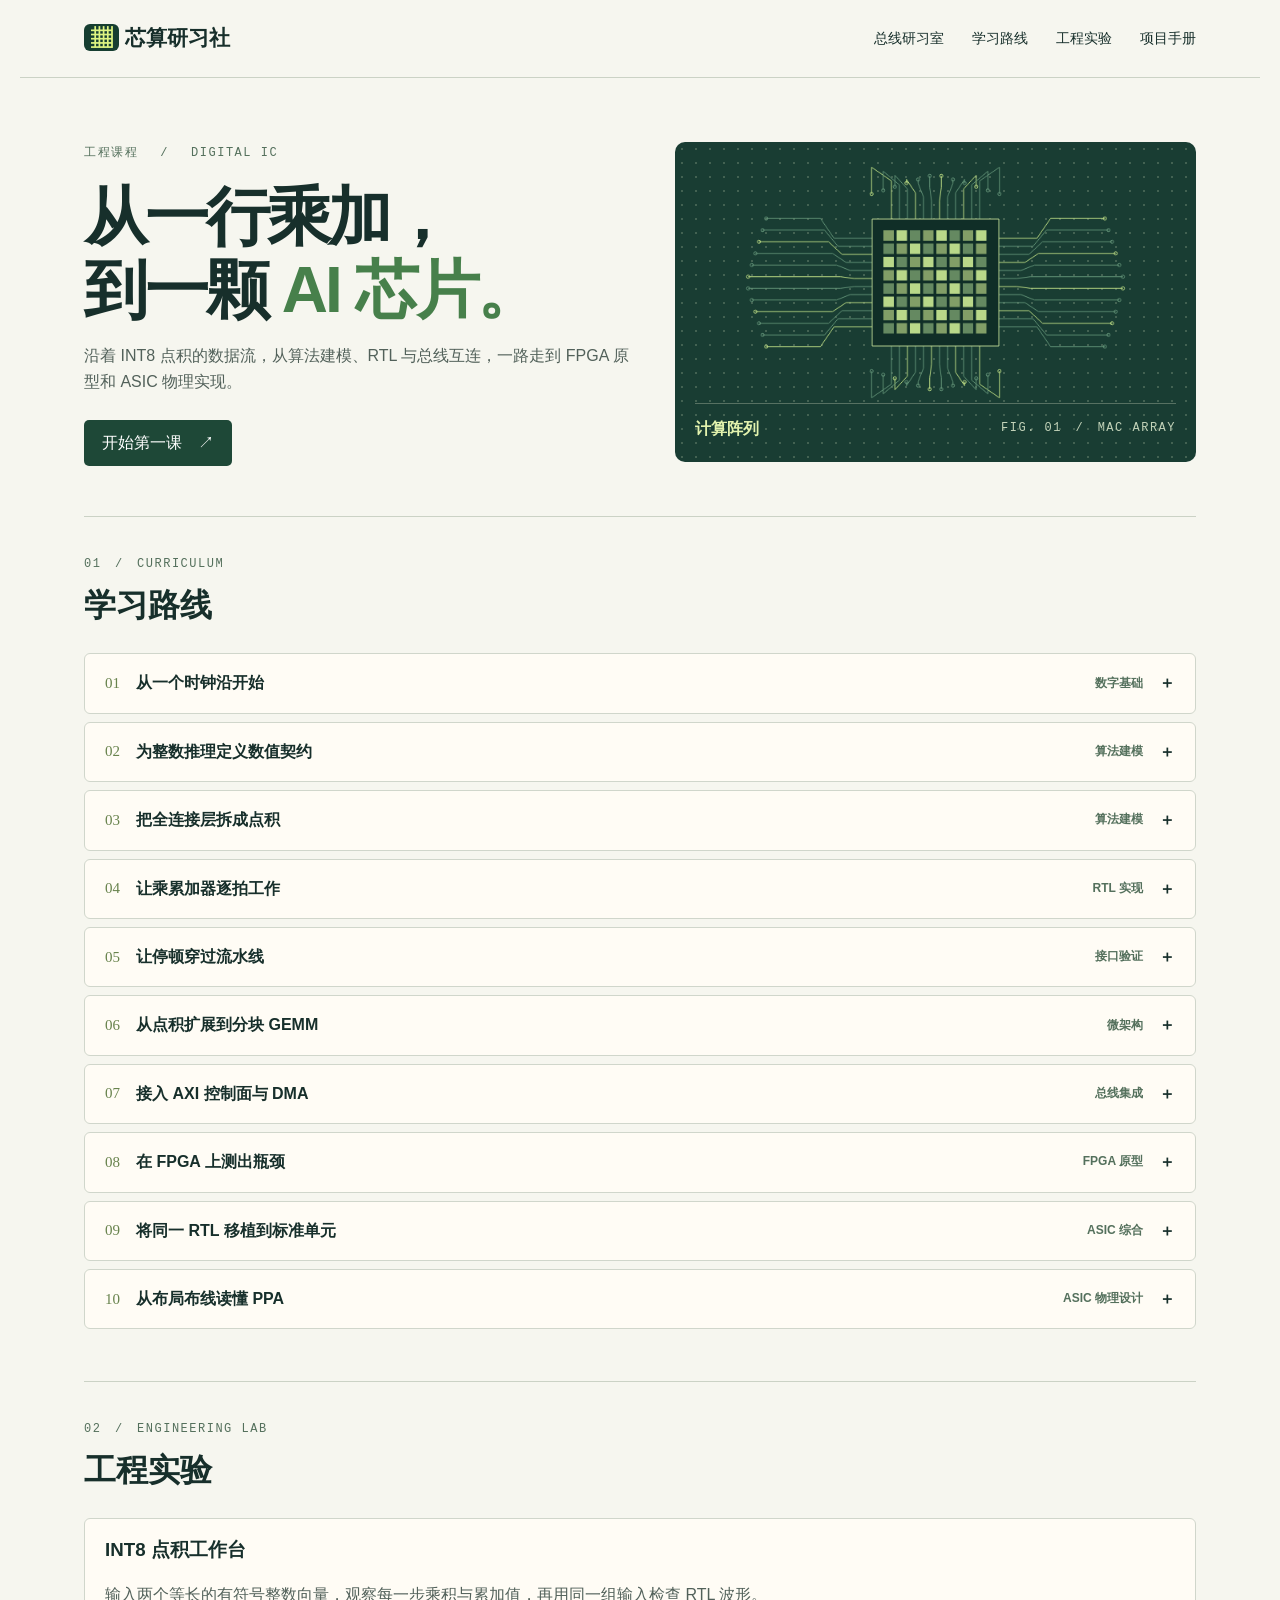
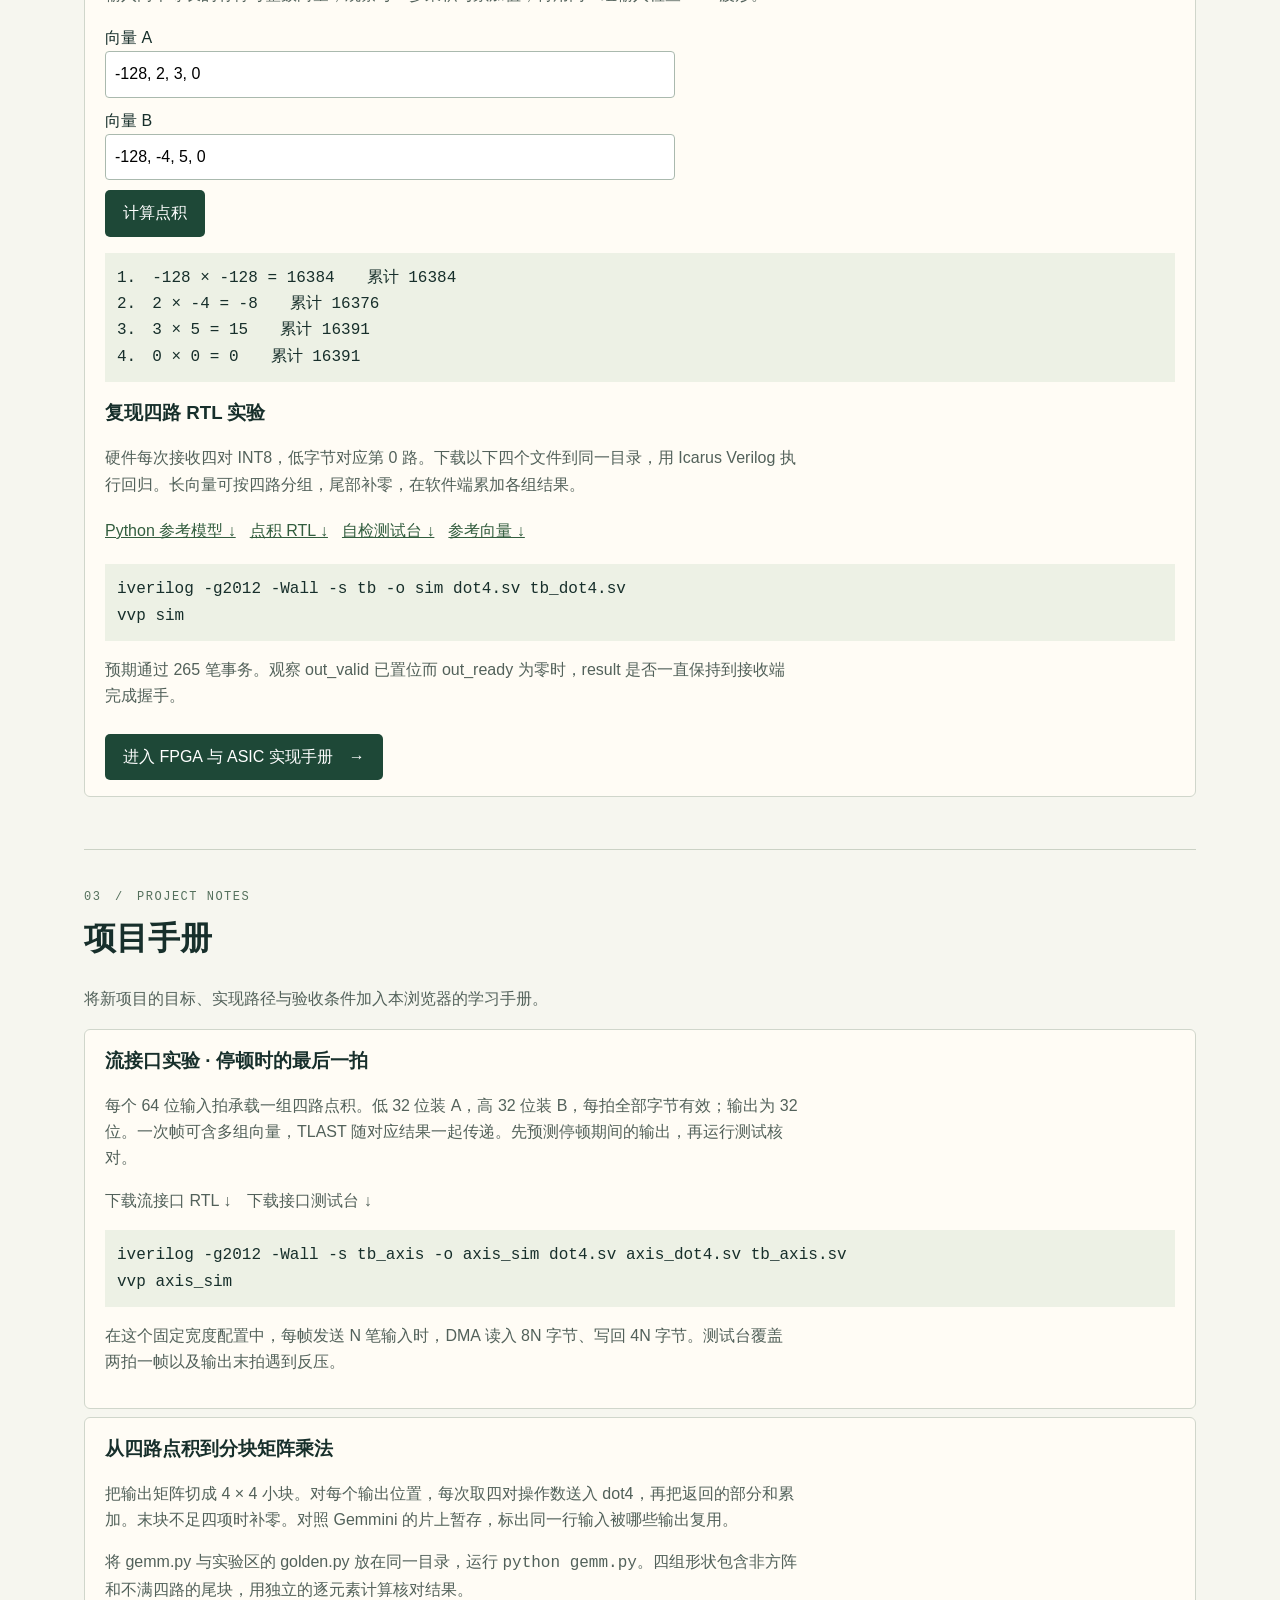
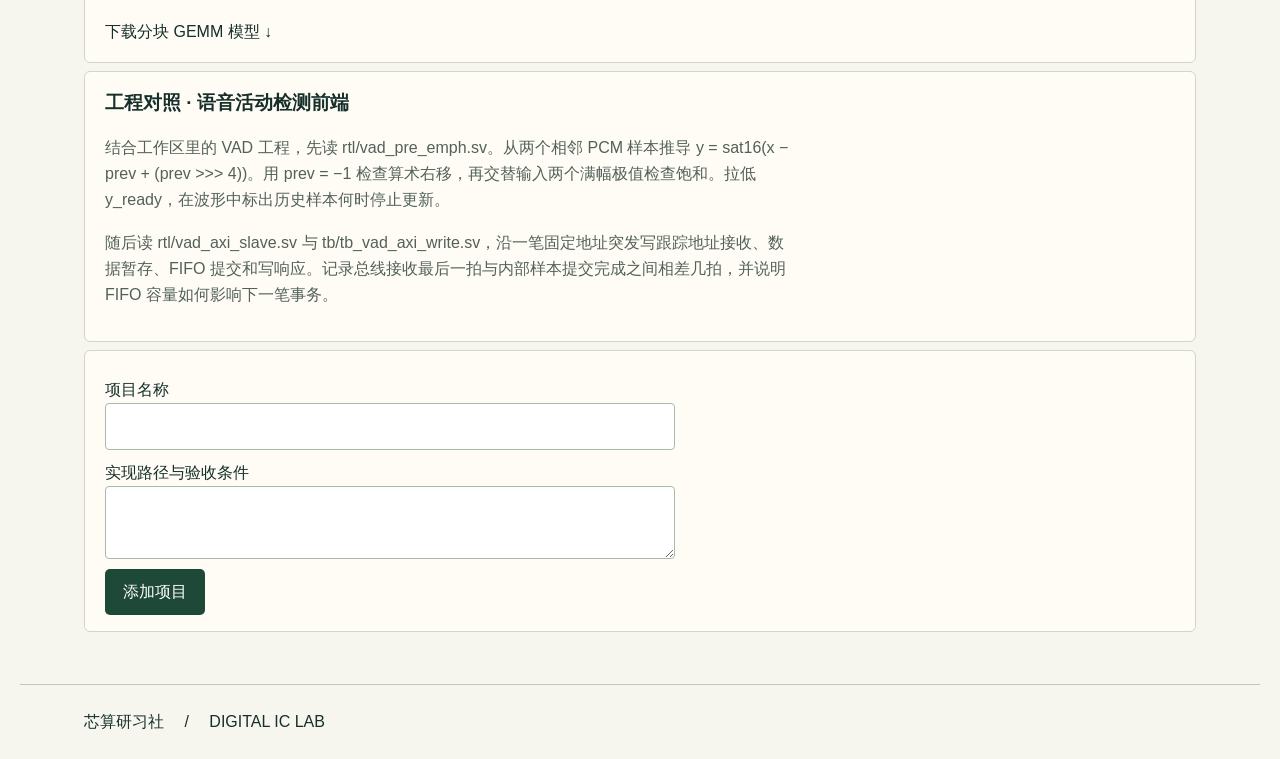
<file: index.html>
<!doctype html><html lang="zh-CN"><meta charset="utf-8"><meta name="viewport" content="width=device-width,initial-scale=1"><title>芯算研习社 · AI 加速器工程课程</title><link rel="stylesheet" href="style.css"><header><a class="brand" href="#"><b>▦</b> 芯算研习社</a><nav><a href="bus-course/index.html">总线研习室</a><a href="#road">学习路线</a><a href="#lab">工程实验</a><a href="#projects">项目手册</a></nav></header><main><section class="hero"><div><small>工程课程　 /　 DIGITAL IC</small><h1>从一行乘加，<br>到一颗<span> AI 芯片。</span></h1><p>沿着 INT8 点积的数据流，从算法建模、RTL 与总线互连，一路走到 FPGA 原型和 ASIC 物理实现。</p><a class="cta" href="#lesson-1">开始第一课　↗</a></div><figure><canvas id="chip" width="600" height="300" aria-label="运算阵列及输入输出布线示意"></canvas><figcaption><strong>计算阵列</strong> <i>FIG. 01　/　MAC ARRAY</i></figcaption></figure></section><section id="road"><small>01　/　CURRICULUM</small><h2>学习路线</h2><div id="list"></div></section><section id="lab"><small>02　/　ENGINEERING LAB</small><h2>工程实验</h2><article><h3>INT8 点积工作台</h3><p>输入两个等长的有符号整数向量，观察每一步乘积与累加值，再用同一组输入检查 RTL 波形。</p><label>向量 A<input id="a" value="-128, 2, 3, 0"></label><label>向量 B<input id="b" value="-128, -4, 5, 0"></label><button id="run">计算点积</button><pre id="trace" aria-live="polite"></pre><h3>复现四路 RTL 实验</h3><p>硬件每次接收四对 INT8，低字节对应第 0 路。下载以下四个文件到同一目录，用 Icarus Verilog 执行回归。长向量可按四路分组，尾部补零，在软件端累加各组结果。</p><div id="downloads"><a download href="labs/golden.py">Python 参考模型 ↓</a><a download href="labs/dot4.sv">点积 RTL ↓</a><a download href="labs/tb_dot4.sv">自检测试台 ↓</a><a download href="labs/vectors.hex">参考向量 ↓</a></div><pre>iverilog -g2012 -Wall -s tb -o sim dot4.sv tb_dot4.sv
vvp sim</pre><p>预期通过 265 笔事务。观察 out_valid 已置位而 out_ready 为零时，result 是否一直保持到接收端完成握手。</p><a class="cta" href="flow/guide.html">进入 FPGA 与 ASIC 实现手册　→</a></article></section><section id="projects"><small>03　/　PROJECT NOTES</small><h2>项目手册</h2><p>将新项目的目标、实现路径与验收条件加入本浏览器的学习手册。</p><article><h3>流接口实验 · 停顿时的最后一拍</h3><p>每个 64 位输入拍承载一组四路点积。低 32 位装 A，高 32 位装 B，每拍全部字节有效；输出为 32 位。一次帧可含多组向量，TLAST 随对应结果一起传递。先预测停顿期间的输出，再运行测试核对。</p><p><a download href="labs/axis_dot4.sv">下载流接口 RTL ↓</a>　<a download href="labs/tb_axis.sv">下载接口测试台 ↓</a></p><pre>iverilog -g2012 -Wall -s tb_axis -o axis_sim dot4.sv axis_dot4.sv tb_axis.sv
vvp axis_sim</pre><p>在这个固定宽度配置中，每帧发送 N 笔输入时，DMA 读入 8N 字节、写回 4N 字节。测试台覆盖两拍一帧以及输出末拍遇到反压。</p></article><article><h3>从四路点积到分块矩阵乘法</h3><p>把输出矩阵切成 4 × 4 小块。对每个输出位置，每次取四对操作数送入 dot4，再把返回的部分和累加。末块不足四项时补零。对照 Gemmini 的片上暂存，标出同一行输入被哪些输出复用。</p><p>将 gemm.py 与实验区的 golden.py 放在同一目录，运行 <code>python gemm.py</code>。四组形状包含非方阵和不满四路的尾块，用独立的逐元素计算核对结果。</p><a download href="labs/gemm.py">下载分块 GEMM 模型 ↓</a></article><article><h3>工程对照 · 语音活动检测前端</h3><p>结合工作区里的 VAD 工程，先读 rtl/vad_pre_emph.sv。从两个相邻 PCM 样本推导 y = sat16(x − prev + (prev &gt;&gt;&gt; 4))。用 prev = −1 检查算术右移，再交替输入两个满幅极值检查饱和。拉低 y_ready，在波形中标出历史样本何时停止更新。</p><p>随后读 rtl/vad_axi_slave.sv 与 tb/tb_vad_axi_write.sv，沿一笔固定地址突发写跟踪地址接收、数据暂存、FIFO 提交和写响应。记录总线接收最后一拍与内部样本提交完成之间相差几拍，并说明 FIFO 容量如何影响下一笔事务。</p></article><form id="form"><label>项目名称<input name="name" required maxlength="100"></label><label>实现路径与验收条件<textarea name="notes" required maxlength="4000"></textarea></label><button>添加项目</button></form><div id="notes"></div></section></main><footer>芯算研习社　 /　 DIGITAL IC LAB</footer><script src="curriculum.js"></script><script src="app.js"></script></html>
</file>
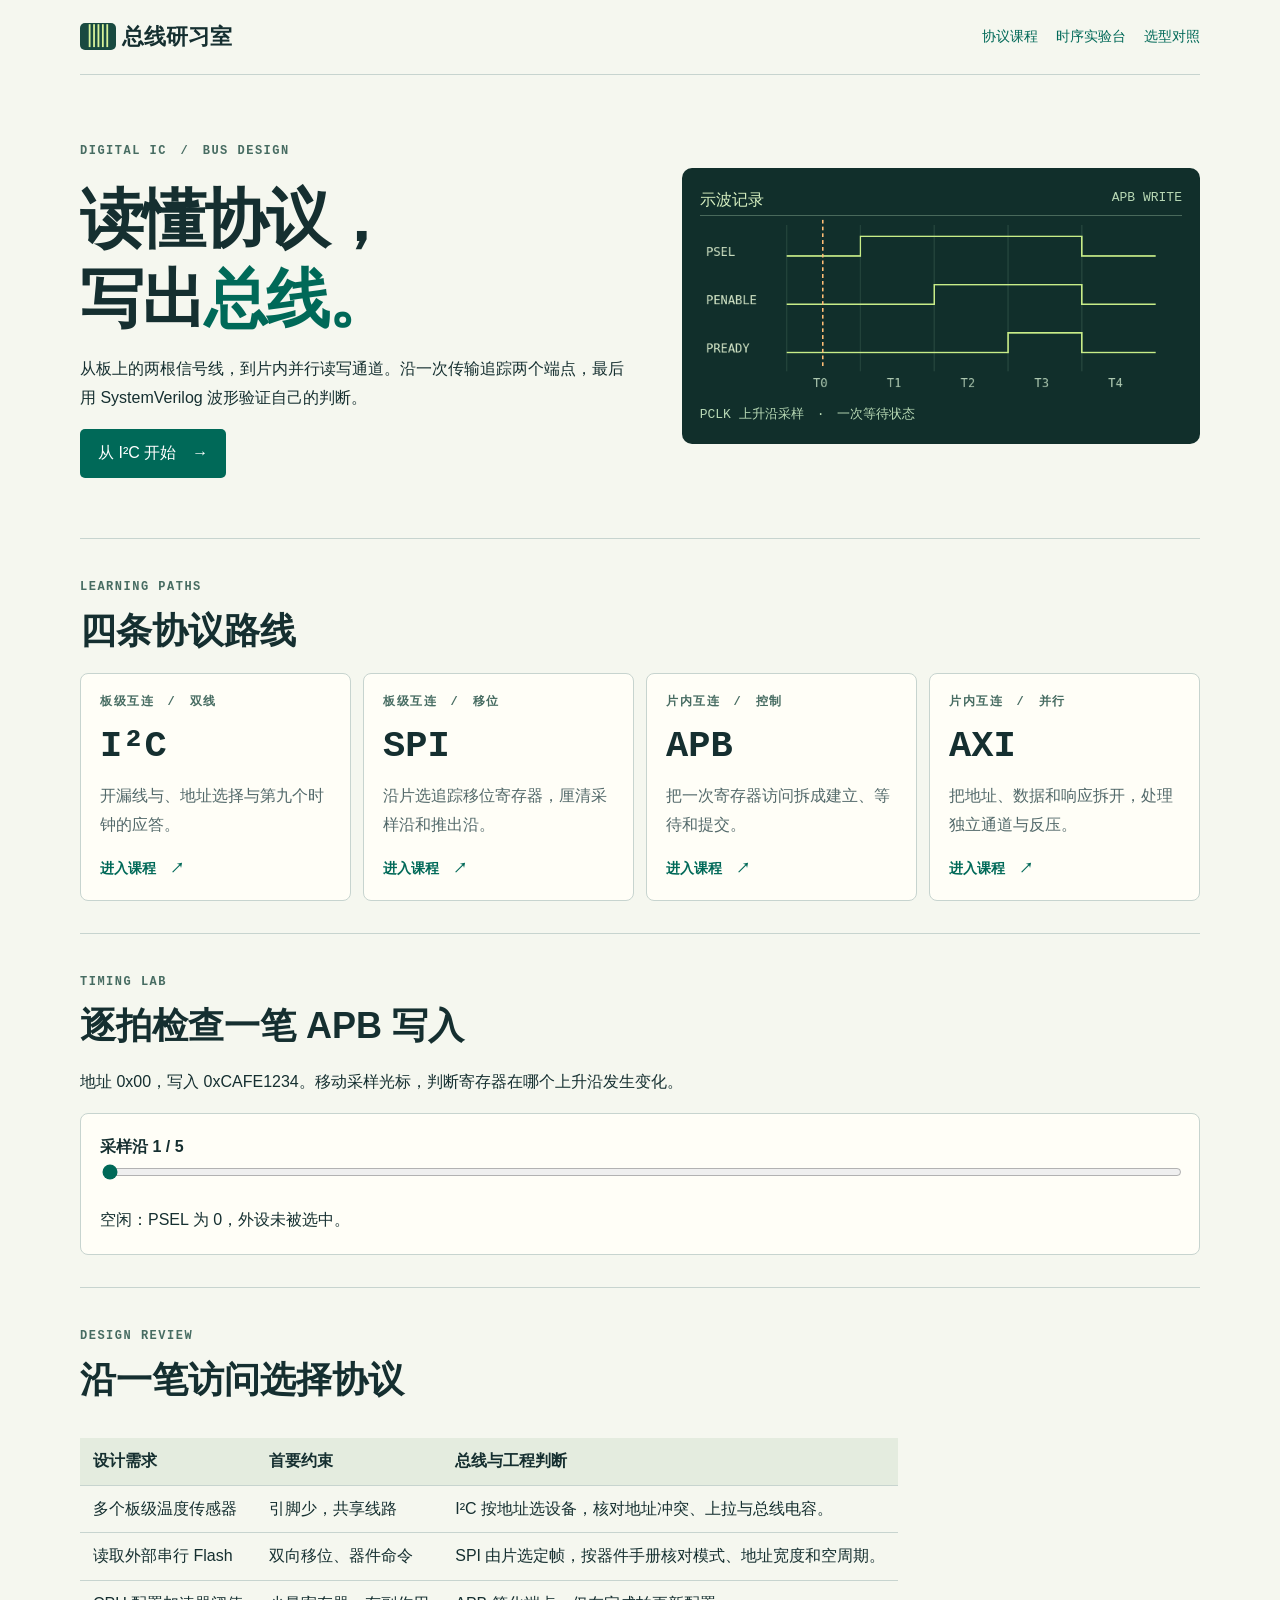
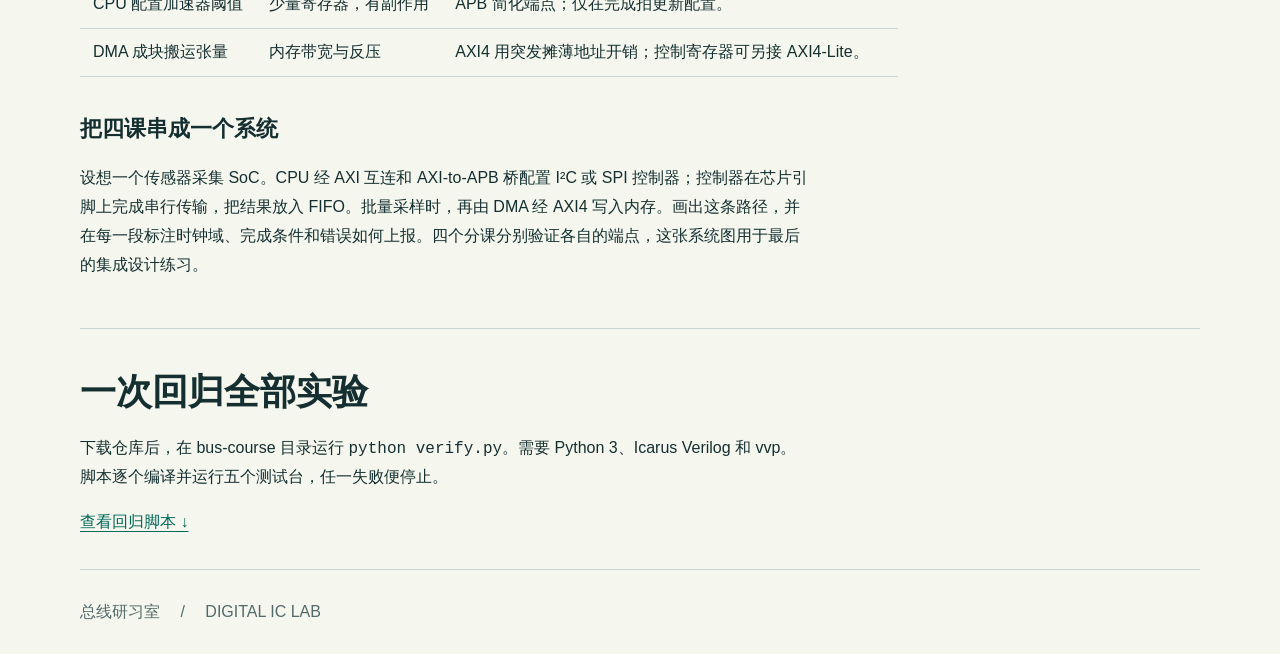
<file: bus-course/index.html>
<!doctype html><html lang="zh-CN"><head><meta charset="utf-8"><meta name="viewport" content="width=device-width,initial-scale=1"><title>总线研习室 · 数字 IC 设计</title><link rel="stylesheet" href="style.css"></head><body class="home"><header><a class="brand" href="index.html"><b>▥</b> 总线研习室</a><nav><a href="#paths">协议课程</a><a href="#scope">时序实验台</a><a href="#compare">选型对照</a></nav></header><main><section class="hero"><div><small>DIGITAL IC　/　BUS DESIGN</small><h1>读懂协议，<br>写出<span>总线。</span></h1><p>从板上的两根信号线，到片内并行读写通道。沿一次传输追踪两个端点，最后用 SystemVerilog 波形验证自己的判断。</p><a class="primary" href="i2c/lesson.html">从 I²C 开始　→</a></div><figure class="signal"><figcaption>示波记录　<span>APB WRITE</span></figcaption><canvas id="wave" width="640" height="248" aria-label="APB 写操作从建立到等待再到提交的时序"></canvas><div class="caption">PCLK 上升沿采样　·　一次等待状态</div></figure></section>
<section id="paths"><small>LEARNING PATHS</small><h2>四条协议路线</h2><div class="cards">
<a href="i2c/lesson.html"><small>板级互连　/　双线</small><h3>I²C</h3><p>开漏线与、地址选择与第九个时钟的应答。</p><strong>进入课程　↗</strong></a>
<a href="spi/lesson.html"><small>板级互连　/　移位</small><h3>SPI</h3><p>沿片选追踪移位寄存器，厘清采样沿和推出沿。</p><strong>进入课程　↗</strong></a>
<a href="apb/lesson.html"><small>片内互连　/　控制</small><h3>APB</h3><p>把一次寄存器访问拆成建立、等待和提交。</p><strong>进入课程　↗</strong></a>
<a href="axi/lesson.html"><small>片内互连　/　并行</small><h3>AXI</h3><p>把地址、数据和响应拆开，处理独立通道与反压。</p><strong>进入课程　↗</strong></a>
</div></section><section id="scope"><small>TIMING LAB</small><h2>逐拍检查一笔 APB 写入</h2><p>地址 0x00，写入 0xCAFE1234。移动采样光标，判断寄存器在哪个上升沿发生变化。</p><div class="scope"><label for="cycle">采样沿 <output id="tick">1 / 5</output></label><input id="cycle" type="range" min="0" max="4" value="0"><p id="state" aria-live="polite"></p></div></section>
<section id="compare"><small>DESIGN REVIEW</small><h2>沿一笔访问选择协议</h2><div class="tablewrap"><table><thead><tr><th>设计需求</th><th>首要约束</th><th>总线与工程判断</th></tr></thead><tbody><tr><td>多个板级温度传感器</td><td>引脚少，共享线路</td><td>I²C 按地址选设备，核对地址冲突、上拉与总线电容。</td></tr><tr><td>读取外部串行 Flash</td><td>双向移位、器件命令</td><td>SPI 由片选定帧，按器件手册核对模式、地址宽度和空周期。</td></tr><tr><td>CPU 配置加速器阈值</td><td>少量寄存器，有副作用</td><td>APB 简化端点；仅在完成拍更新配置。</td></tr><tr><td>DMA 成块搬运张量</td><td>内存带宽与反压</td><td>AXI4 用突发摊薄地址开销；控制寄存器可另接 AXI4-Lite。</td></tr></tbody></table></div><h3>把四课串成一个系统</h3><p>设想一个传感器采集 SoC。CPU 经 AXI 互连和 AXI-to-APB 桥配置 I²C 或 SPI 控制器；控制器在芯片引脚上完成串行传输，把结果放入 FIFO。批量采样时，再由 DMA 经 AXI4 写入内存。画出这条路径，并在每一段标注时钟域、完成条件和错误如何上报。四个分课分别验证各自的端点，这张系统图用于最后的集成设计练习。</p></section><section><h2>一次回归全部实验</h2><p>下载仓库后，在 bus-course 目录运行 <code>python verify.py</code>。需要 Python 3、Icarus Verilog 和 vvp。脚本逐个编译并运行五个测试台，任一失败便停止。</p><a download href="verify.py">查看回归脚本 ↓</a></section></main><footer>总线研习室　 /　 DIGITAL IC LAB</footer><script src="scope.js"></script></body></html>
</file>
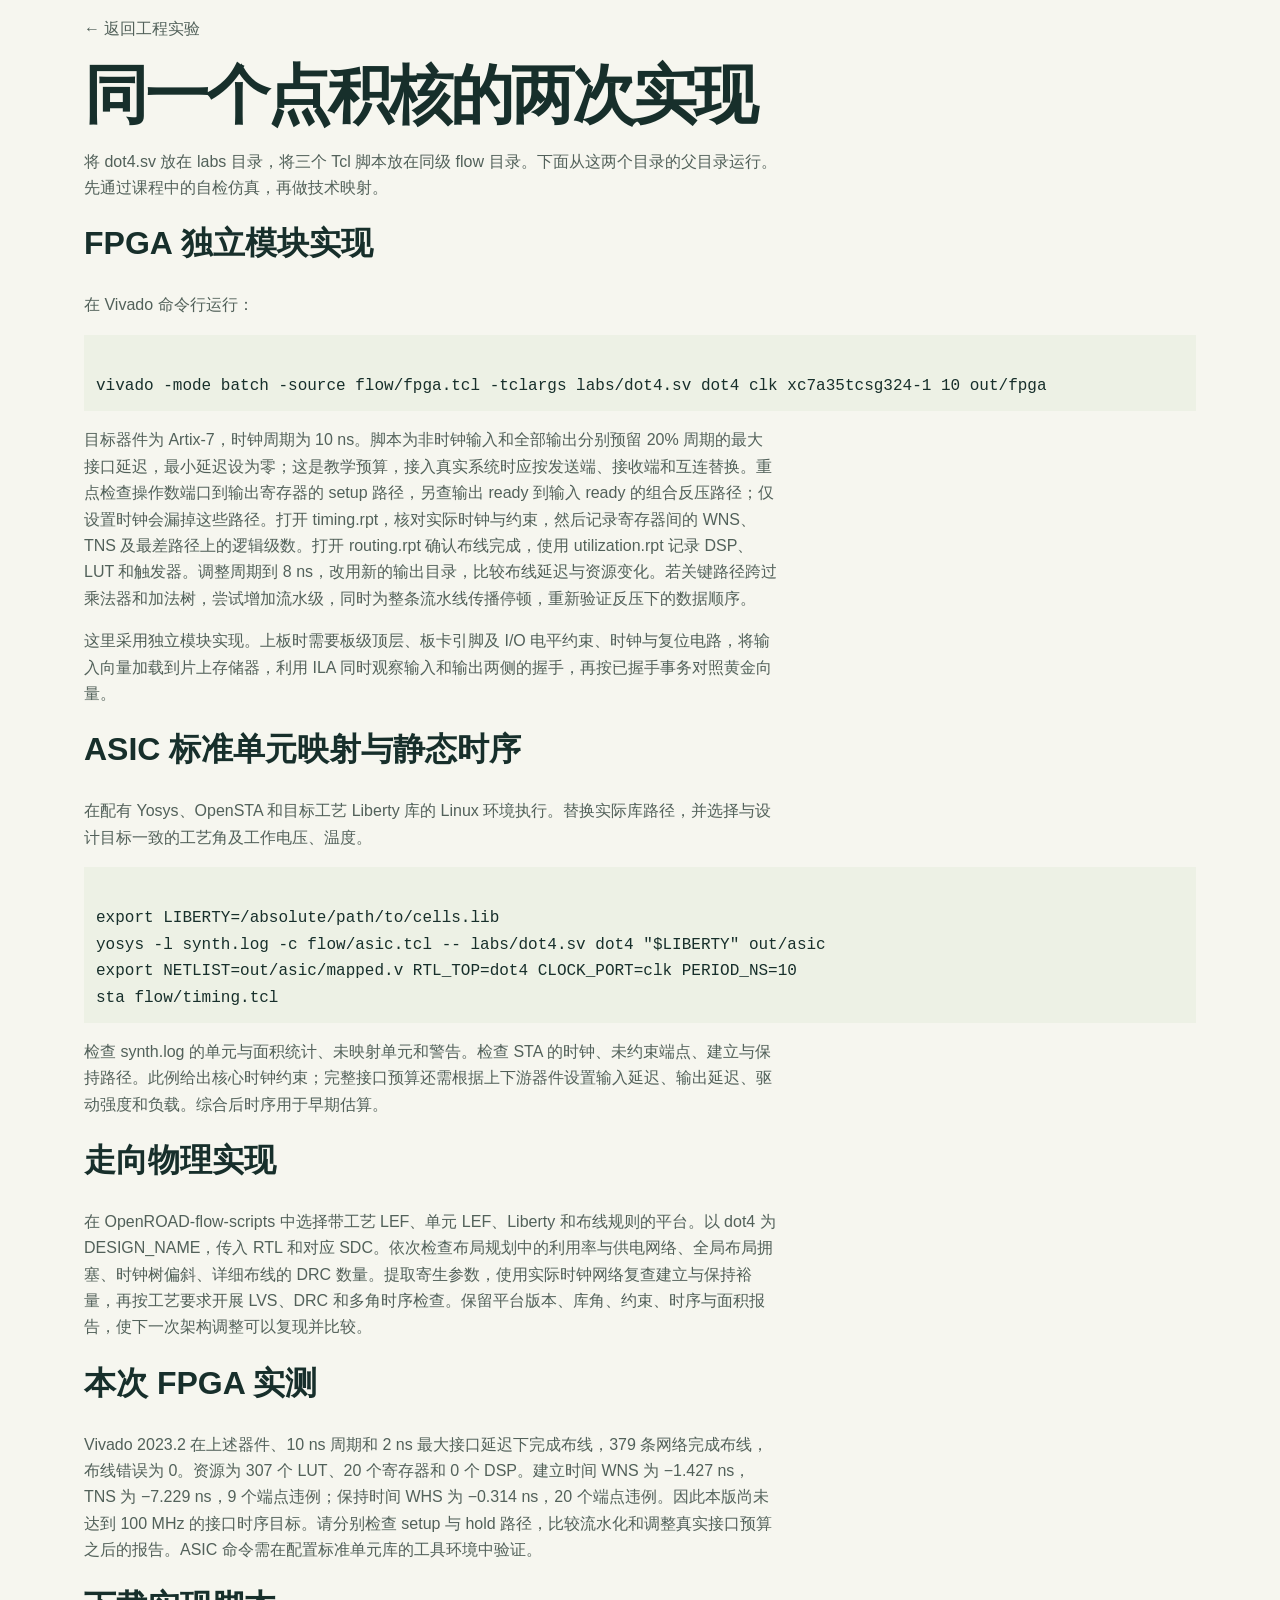
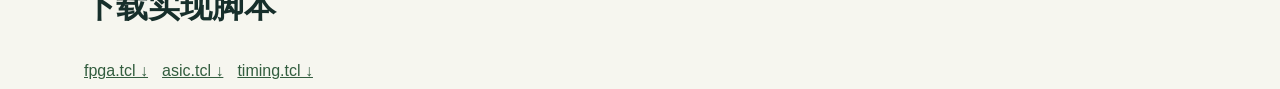
<file: flow/guide.html>
<!doctype html><html lang="zh-CN"><meta charset="utf-8"><meta name="viewport" content="width=device-width,initial-scale=1"><title>点积核实现手册 · 芯算研习社</title><link rel="stylesheet" href="../style.css"><main><p><a href="../index.html#lab">← 返回工程实验</a></p>

<h1>同一个点积核的两次实现</h1>
<p>将 dot4.sv 放在 labs 目录，将三个 Tcl 脚本放在同级 flow 目录。下面从这两个目录的父目录运行。先通过课程中的自检仿真，再做技术映射。</p>
<h2>FPGA 独立模块实现</h2>
<p>在 Vivado 命令行运行：</p>
<pre><code>
vivado -mode batch -source flow/fpga.tcl -tclargs labs/dot4.sv dot4 clk xc7a35tcsg324-1 10 out/fpga
</code></pre>
<p>目标器件为 Artix-7，时钟周期为 10 ns。脚本为非时钟输入和全部输出分别预留 20% 周期的最大接口延迟，最小延迟设为零；这是教学预算，接入真实系统时应按发送端、接收端和互连替换。重点检查操作数端口到输出寄存器的 setup 路径，另查输出 ready 到输入 ready 的组合反压路径；仅设置时钟会漏掉这些路径。打开 timing.rpt，核对实际时钟与约束，然后记录寄存器间的 WNS、TNS 及最差路径上的逻辑级数。打开 routing.rpt 确认布线完成，使用 utilization.rpt 记录 DSP、LUT 和触发器。调整周期到 8 ns，改用新的输出目录，比较布线延迟与资源变化。若关键路径跨过乘法器和加法树，尝试增加流水级，同时为整条流水线传播停顿，重新验证反压下的数据顺序。</p>
<p>这里采用独立模块实现。上板时需要板级顶层、板卡引脚及 I/O 电平约束、时钟与复位电路，将输入向量加载到片上存储器，利用 ILA 同时观察输入和输出两侧的握手，再按已握手事务对照黄金向量。</p>
<h2>ASIC 标准单元映射与静态时序</h2>
<p>在配有 Yosys、OpenSTA 和目标工艺 Liberty 库的 Linux 环境执行。替换实际库路径，并选择与设计目标一致的工艺角及工作电压、温度。</p>
<pre><code>
export LIBERTY=/absolute/path/to/cells.lib
yosys -l synth.log -c flow/asic.tcl -- labs/dot4.sv dot4 &quot;$LIBERTY&quot; out/asic
export NETLIST=out/asic/mapped.v RTL_TOP=dot4 CLOCK_PORT=clk PERIOD_NS=10
sta flow/timing.tcl
</code></pre>
<p>检查 synth.log 的单元与面积统计、未映射单元和警告。检查 STA 的时钟、未约束端点、建立与保持路径。此例给出核心时钟约束；完整接口预算还需根据上下游器件设置输入延迟、输出延迟、驱动强度和负载。综合后时序用于早期估算。</p>
<h2>走向物理实现</h2>
<p>在 OpenROAD-flow-scripts 中选择带工艺 LEF、单元 LEF、Liberty 和布线规则的平台。以 dot4 为 DESIGN_NAME，传入 RTL 和对应 SDC。依次检查布局规划中的利用率与供电网络、全局布局拥塞、时钟树偏斜、详细布线的 DRC 数量。提取寄生参数，使用实际时钟网络复查建立与保持裕量，再按工艺要求开展 LVS、DRC 和多角时序检查。保留平台版本、库角、约束、时序与面积报告，使下一次架构调整可以复现并比较。</p>
<h2>本次 FPGA 实测</h2>
<p>Vivado 2023.2 在上述器件、10 ns 周期和 2 ns 最大接口延迟下完成布线，379 条网络完成布线，布线错误为 0。资源为 307 个 LUT、20 个寄存器和 0 个 DSP。建立时间 WNS 为 −1.427 ns，TNS 为 −7.229 ns，9 个端点违例；保持时间 WHS 为 −0.314 ns，20 个端点违例。因此本版尚未达到 100 MHz 的接口时序目标。请分别检查 setup 与 hold 路径，比较流水化和调整真实接口预算之后的报告。ASIC 命令需在配置标准单元库的工具环境中验证。</p>
<h2>下载实现脚本</h2><div id="downloads"><a download href="fpga.tcl">fpga.tcl ↓</a><a download href="asic.tcl">asic.tcl ↓</a><a download href="timing.tcl">timing.tcl ↓</a></div></main></html>
</file>
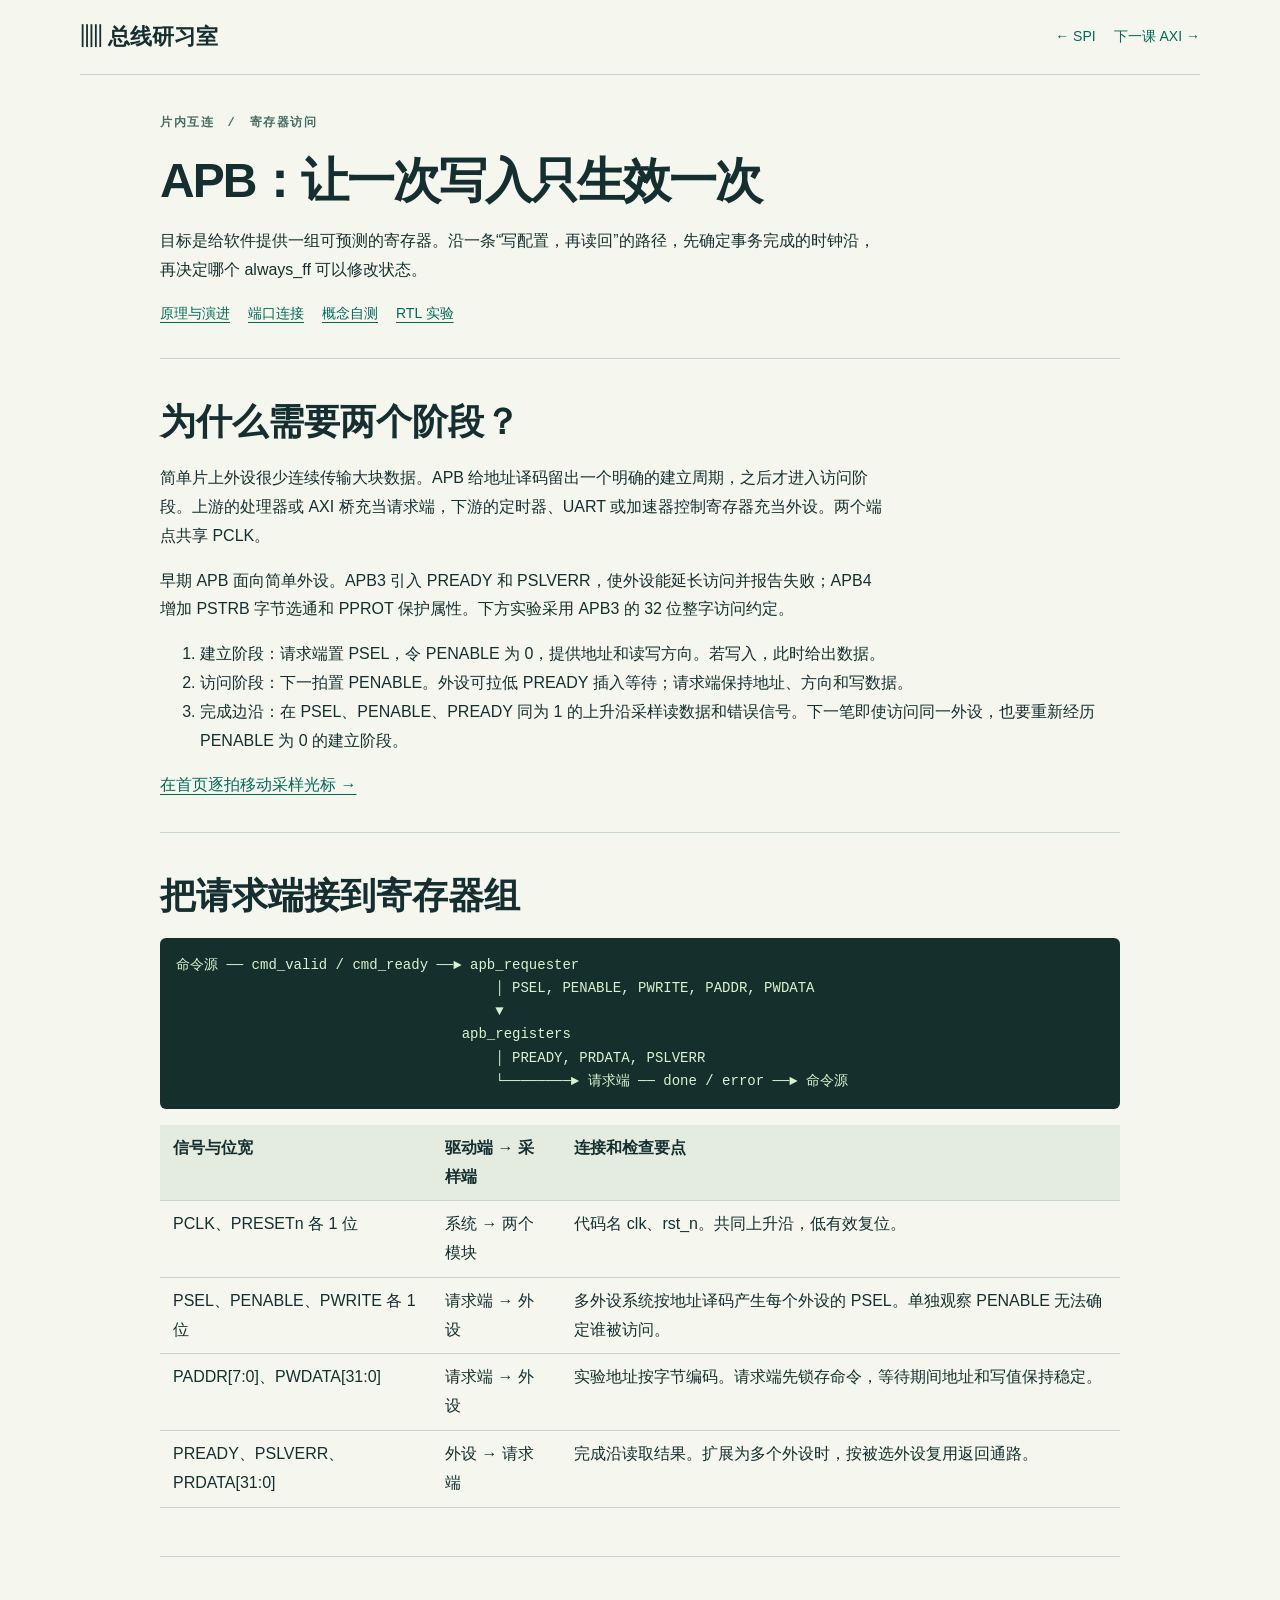
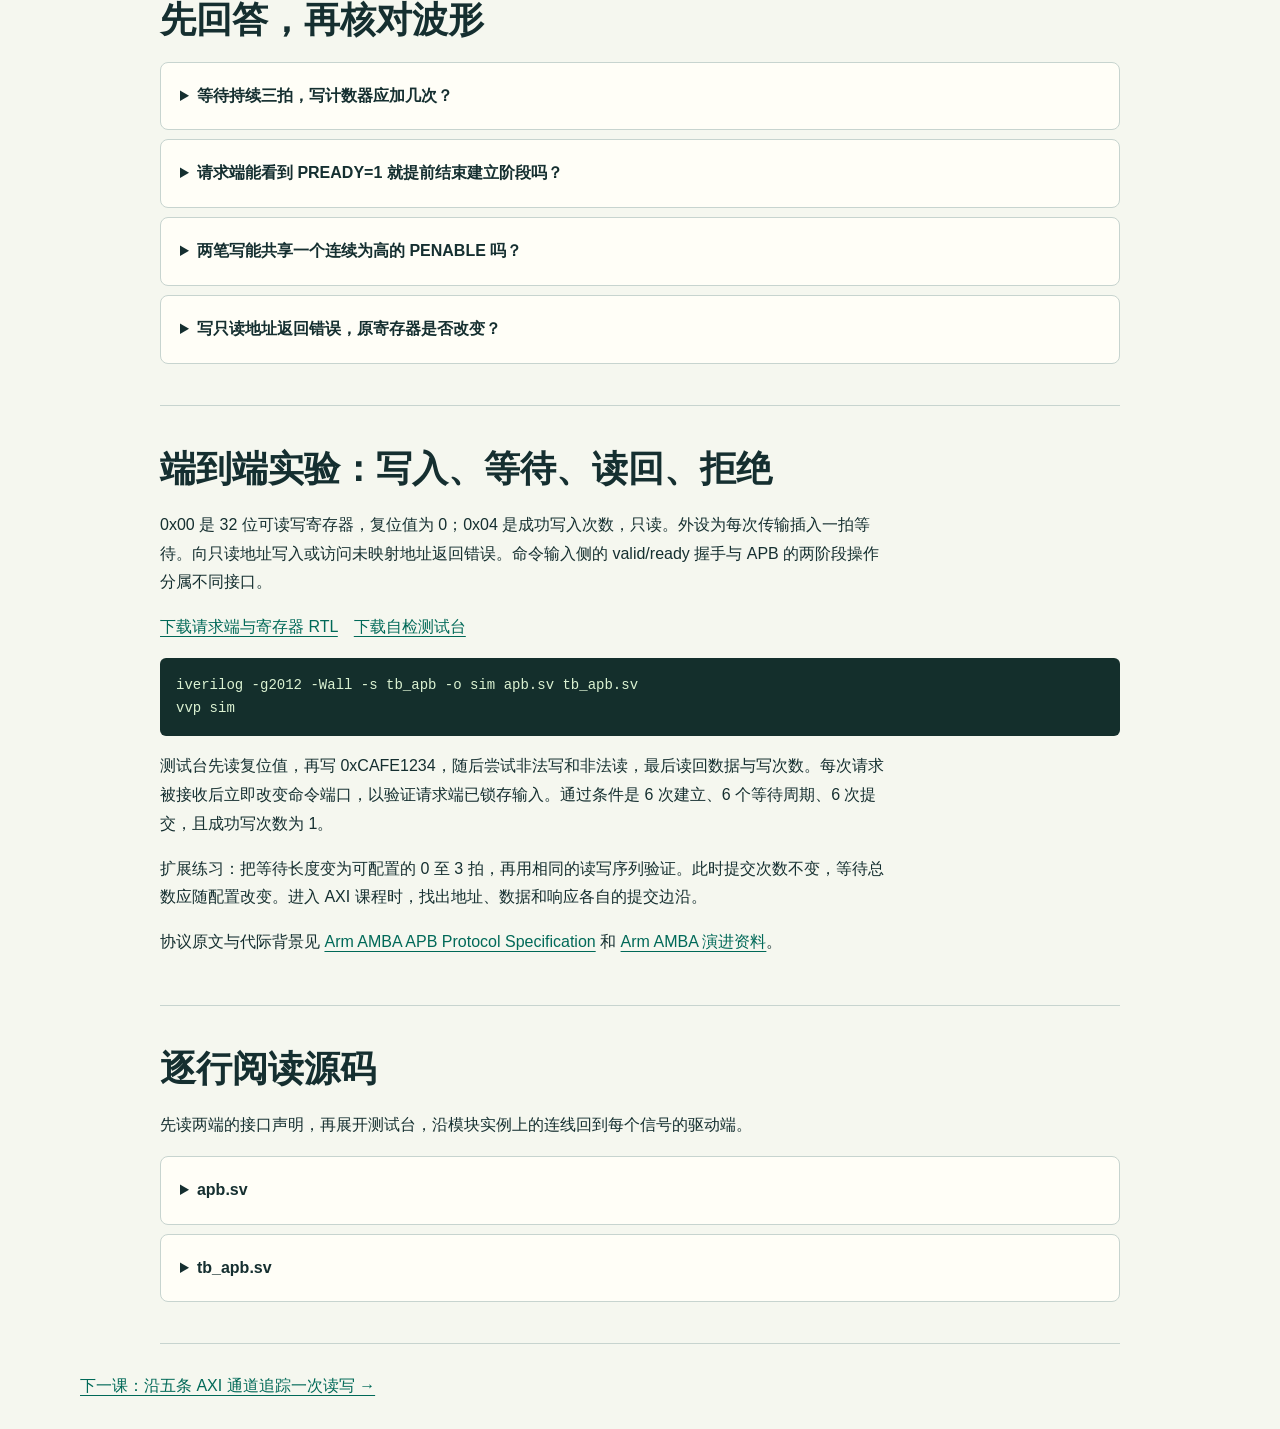
<file: bus-course/apb/lesson.html>
<!doctype html><html lang="zh-CN"><head><meta charset="utf-8"><meta name="viewport" content="width=device-width,initial-scale=1"><title>APB · 总线研习室</title><link rel="stylesheet" href="../style.css"></head><body><header><a class="brand" href="../index.html">▥ 总线研习室</a><nav><a href="../spi/lesson.html">← SPI</a><a href="../axi/lesson.html">下一课 AXI →</a></nav></header><main><section><small>片内互连　/　寄存器访问</small><h1>APB：让一次写入只生效一次</h1><p>目标是给软件提供一组可预测的寄存器。沿一条“写配置，再读回”的路径，先确定事务完成的时钟沿，再决定哪个 always_ff 可以修改状态。</p><nav><a href="#evolution">原理与演进</a><a href="#ports">端口连接</a><a href="#questions">概念自测</a><a href="#lab">RTL 实验</a></nav></section>
<section id="evolution"><h2>为什么需要两个阶段？</h2><p>简单片上外设很少连续传输大块数据。APB 给地址译码留出一个明确的建立周期，之后才进入访问阶段。上游的处理器或 AXI 桥充当请求端，下游的定时器、UART 或加速器控制寄存器充当外设。两个端点共享 PCLK。</p><p>早期 APB 面向简单外设。APB3 引入 PREADY 和 PSLVERR，使外设能延长访问并报告失败；APB4 增加 PSTRB 字节选通和 PPROT 保护属性。下方实验采用 APB3 的 32 位整字访问约定。</p>
<ol><li>建立阶段：请求端置 PSEL，令 PENABLE 为 0，提供地址和读写方向。若写入，此时给出数据。</li><li>访问阶段：下一拍置 PENABLE。外设可拉低 PREADY 插入等待；请求端保持地址、方向和写数据。</li><li>完成边沿：在 PSEL、PENABLE、PREADY 同为 1 的上升沿采样读数据和错误信号。下一笔即使访问同一外设，也要重新经历 PENABLE 为 0 的建立阶段。</li></ol><a href="../index.html#scope">在首页逐拍移动采样光标 →</a></section>
<section id="ports"><h2>把请求端接到寄存器组</h2><pre>命令源 ── cmd_valid / cmd_ready ──► apb_requester
                                      │ PSEL, PENABLE, PWRITE, PADDR, PWDATA
                                      ▼
                                  apb_registers
                                      │ PREADY, PRDATA, PSLVERR
                                      └────────► 请求端 ── done / error ──► 命令源</pre><table><thead><tr><th>信号与位宽</th><th>驱动端 → 采样端</th><th>连接和检查要点</th></tr></thead><tbody><tr><td>PCLK、PRESETn 各 1 位</td><td>系统 → 两个模块</td><td>代码名 clk、rst_n。共同上升沿，低有效复位。</td></tr><tr><td>PSEL、PENABLE、PWRITE 各 1 位</td><td>请求端 → 外设</td><td>多外设系统按地址译码产生每个外设的 PSEL。单独观察 PENABLE 无法确定谁被访问。</td></tr><tr><td>PADDR[7:0]、PWDATA[31:0]</td><td>请求端 → 外设</td><td>实验地址按字节编码。请求端先锁存命令，等待期间地址和写值保持稳定。</td></tr><tr><td>PREADY、PSLVERR、PRDATA[31:0]</td><td>外设 → 请求端</td><td>完成沿读取结果。扩展为多个外设时，按被选外设复用返回通路。</td></tr></tbody></table></section>
<section id="questions"><h2>先回答，再核对波形</h2><details><summary>等待持续三拍，写计数器应加几次？</summary><p>成功完成时加一次。若用 PSEL &amp;&amp; PWRITE 作写使能，建立和等待阶段都会错误触发写入。</p></details><details><summary>请求端能看到 PREADY=1 就提前结束建立阶段吗？</summary><p>建立阶段固定占一拍。PREADY 只在双方进入访问阶段后参与完成判定。零等待传输也至少有建立和访问两个时钟周期。</p></details><details><summary>两笔写能共享一个连续为高的 PENABLE 吗？</summary><p>连续访问同一设备可让 PSEL 保持高，但两个访问阶段之间需要一个新的建立阶段。本实验请求端还回到 IDLE 接收下一条命令。</p></details><details><summary>写只读地址返回错误，原寄存器是否改变？</summary><p>本寄存器组约定失败写无副作用，测试会读回计数器验证。设计其他外设时须明确错误与副作用的契约。</p></details></section>
<section id="lab"><h2>端到端实验：写入、等待、读回、拒绝</h2><p>0x00 是 32 位可读写寄存器，复位值为 0；0x04 是成功写入次数，只读。外设为每次传输插入一拍等待。向只读地址写入或访问未映射地址返回错误。命令输入侧的 valid/ready 握手与 APB 的两阶段操作分属不同接口。</p><p><a download href="apb.sv">下载请求端与寄存器 RTL</a>　<a download href="tb_apb.sv">下载自检测试台</a></p><pre>iverilog -g2012 -Wall -s tb_apb -o sim apb.sv tb_apb.sv
vvp sim</pre><p>测试台先读复位值，再写 0xCAFE1234，随后尝试非法写和非法读，最后读回数据与写次数。每次请求被接收后立即改变命令端口，以验证请求端已锁存输入。通过条件是 6 次建立、6 个等待周期、6 次提交，且成功写次数为 1。</p><p>扩展练习：把等待长度变为可配置的 0 至 3 拍，再用相同的读写序列验证。此时提交次数不变，等待总数应随配置改变。进入 AXI 课程时，找出地址、数据和响应各自的提交边沿。</p><p>协议原文与代际背景见 <a href="https://developer.arm.com/documentation/ihi0024/latest/">Arm AMBA APB Protocol Specification</a> 和 <a href="https://developer.arm.com/additional-resources/video-tutorials/evolution-of-the-arm-amba-specifications">Arm AMBA 演进资料</a>。</p></section><section><h2>逐行阅读源码</h2><p>先读两端的接口声明，再展开测试台，沿模块实例上的连线回到每个信号的驱动端。</p><details><summary>apb.sv</summary><pre><code>module apb_requester(
    input logic clk, rst_n, cmd_valid, cmd_write,
    output logic cmd_ready, done, error,
    input logic [7:0] cmd_addr,
    input logic [31:0] cmd_data,
    output logic [31:0] read_data,
    output logic psel, penable, pwrite,
    output logic [7:0] paddr,
    output logic [31:0] pwdata,
    input logic pready, pslverr,
    input logic [31:0] prdata
);
    typedef enum logic [1:0] {IDLE, SETUP, ACCESS} state_t;
    state_t state;
    assign cmd_ready = rst_n &amp;&amp; state == IDLE;
    assign psel = state != IDLE;
    assign penable = state == ACCESS;
    always_ff @(posedge clk or negedge rst_n) begin
        if (!rst_n) begin
            state &lt;= IDLE;
            {done,error,pwrite,paddr,pwdata,read_data} &lt;= &#x27;0;
        end else begin
            done &lt;= 0;
            case (state)
                IDLE: if (cmd_valid) begin
                    pwrite &lt;= cmd_write;
                    paddr &lt;= cmd_addr;
                    pwdata &lt;= cmd_data;
                    state &lt;= SETUP;
                end
                SETUP: state &lt;= ACCESS;
                ACCESS: if (pready) begin
                    done &lt;= 1;
                    error &lt;= pslverr;
                    if (!pwrite) read_data &lt;= prdata;
                    state &lt;= IDLE;
                end
                default: state &lt;= IDLE;
            endcase
        end
    end
endmodule

module apb_registers(
    input logic clk, rst_n, psel, penable, pwrite,
    input logic [7:0] paddr,
    input logic [31:0] pwdata,
    output logic pready, pslverr,
    output logic [31:0] prdata
);
    // Address 0 is scratch; address 4 is a read-only write counter.
    logic [31:0] scratch, writes;
    logic waiting;
    assign pready = psel &amp;&amp; penable &amp;&amp; !waiting;
    assign pslverr = pready &amp;&amp; !(paddr == 0 || (paddr == 4 &amp;&amp; !pwrite));
    assign prdata = (paddr == 0) ? scratch : (paddr == 4) ? writes : 0;
    always_ff @(posedge clk or negedge rst_n) begin
        if (!rst_n) begin
            scratch &lt;= 0;
            writes &lt;= 0;
            waiting &lt;= 0;
        end else begin
            waiting &lt;= psel &amp;&amp; !penable;
            if (pready &amp;&amp; pwrite &amp;&amp; !pslverr) begin
                scratch &lt;= pwdata;
                writes &lt;= writes + 1;
            end
        end
    end
endmodule
</code></pre></details><details><summary>tb_apb.sv</summary><pre><code>module tb_apb;
    bit clk;
    always #5 clk = ~clk;
    logic rst_n, cmd_valid, cmd_write, cmd_ready, done, error;
    logic [7:0] cmd_addr, paddr;
    logic [31:0] cmd_data, read_data, pwdata, prdata;
    logic psel, penable, pwrite, pready, pslverr;
    apb_requester u_req(.*);
    apb_registers u_regs(.*);
    int setups, stalls, transfers;
    logic [40:0] snapshot;
    always @(posedge clk) if (rst_n) begin
        if (psel &amp;&amp; !penable) begin
            setups++;
            snapshot = {paddr,pwrite,pwdata};
        end
        if (penable) begin
            if (!psel || {paddr,pwrite,pwdata} !== snapshot) $fatal(1,&quot;unstable access&quot;);
            if (pready) transfers++; else stalls++;
        end
    end
    task transact(input bit wr, input logic [7:0] addr,
                  input logic [31:0] data, expected, input bit fault);
        @(negedge clk);
        if (!cmd_ready) $fatal(1,&quot;requester busy&quot;);
        cmd_valid=1; cmd_addr=addr; cmd_write=wr; cmd_data=data;
        @(negedge clk);
        cmd_valid=0; cmd_data=~data; cmd_addr=~addr;
        while (!done) @(negedge clk);
        if (error !== fault || (!wr &amp;&amp; read_data !== expected))
            $fatal(1,&quot;bad response addr=%h&quot;,addr);
    endtask
    initial begin
        rst_n=0; cmd_valid=0;
        repeat (2) @(negedge clk);
        rst_n=1;
        transact(0,0,0,0,0);
        transact(1,0,32&#x27;hcafe1234,0,0);
        transact(1,4,32&#x27;hdeadbeef,0,1);
        transact(0,8,0,0,1);
        transact(0,0,0,32&#x27;hcafe1234,0);
        transact(0,4,0,1,0);
        if (setups!=6 || stalls!=6 || transfers!=6) $fatal(1,&quot;phase counts&quot;);
        $display(&quot;PASS APB: 6 transfers, 6 wait cycles, error and side effects checked&quot;);
        $finish;
    end
    initial #2000 $fatal(1,&quot;timeout&quot;);
endmodule
</code></pre></details></section></main><footer><a href="../axi/lesson.html">下一课：沿五条 AXI 通道追踪一次读写 →</a></footer></body></html>
</file>
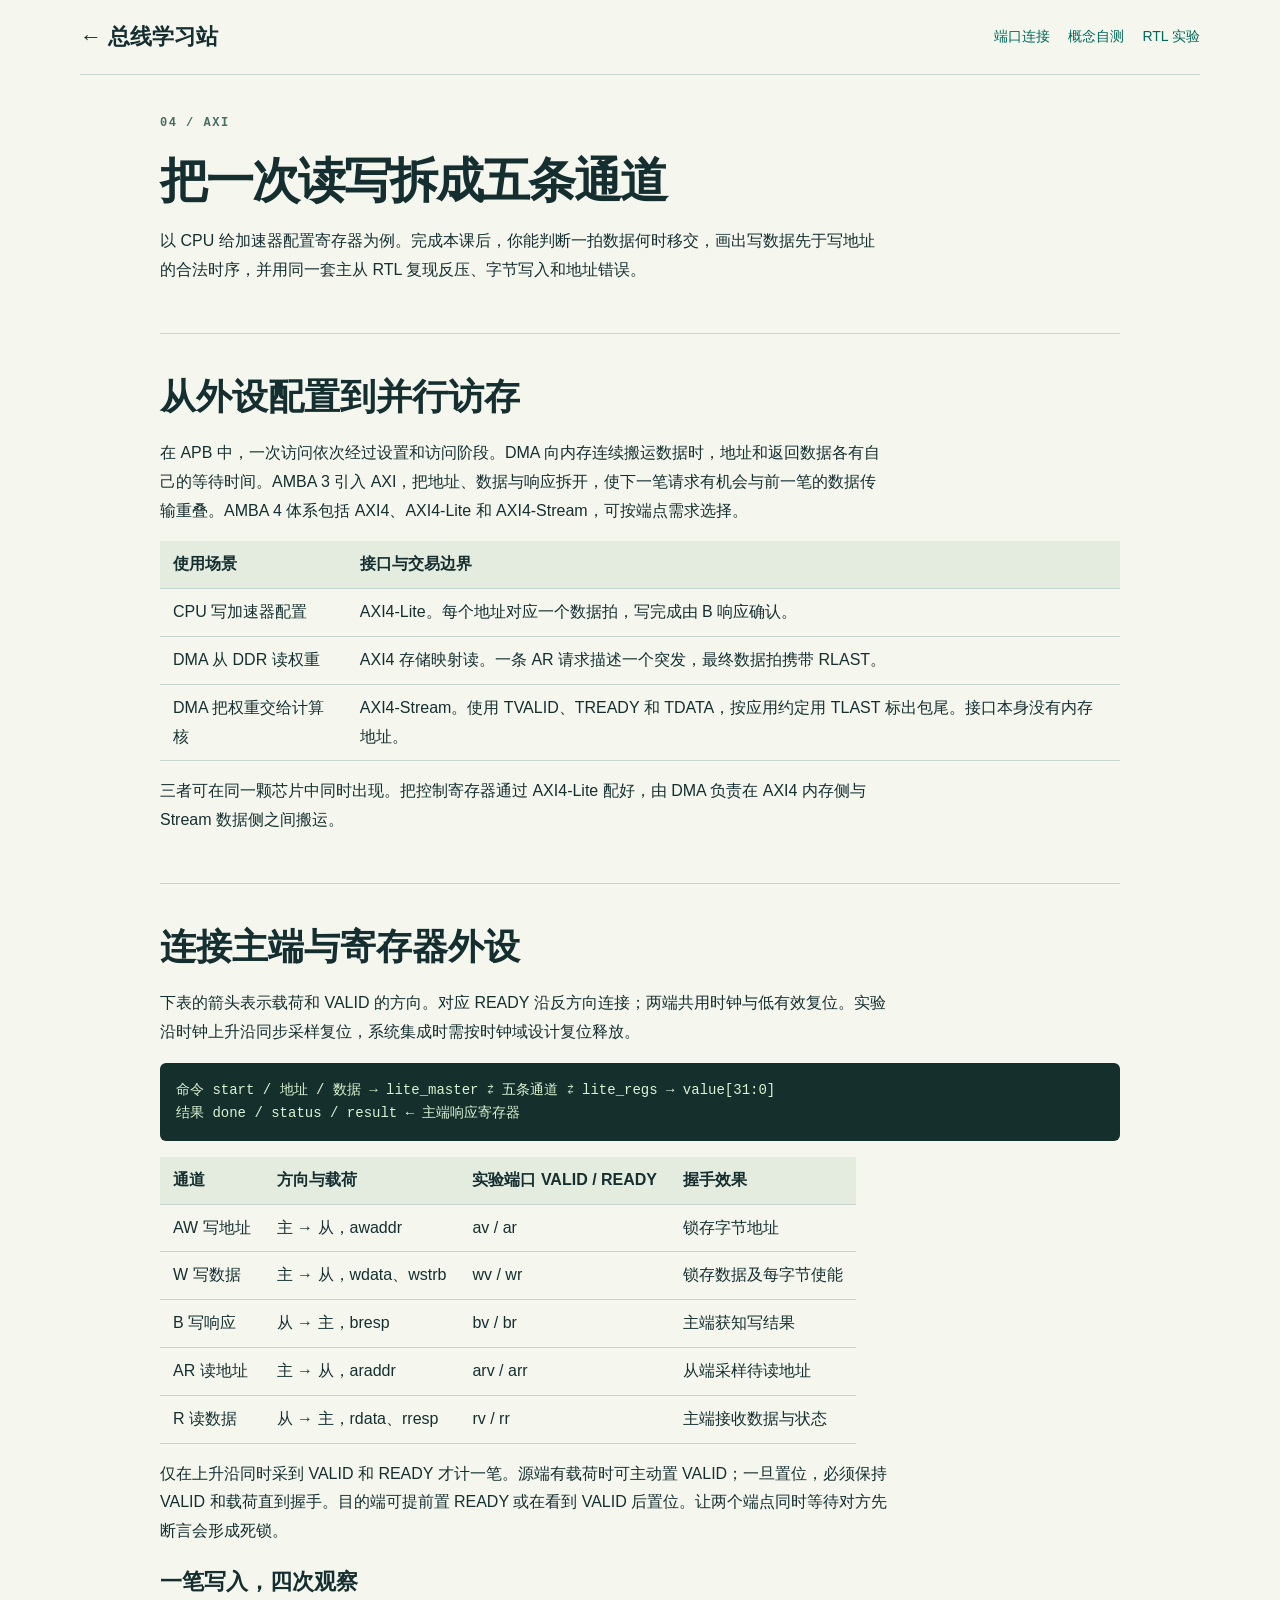
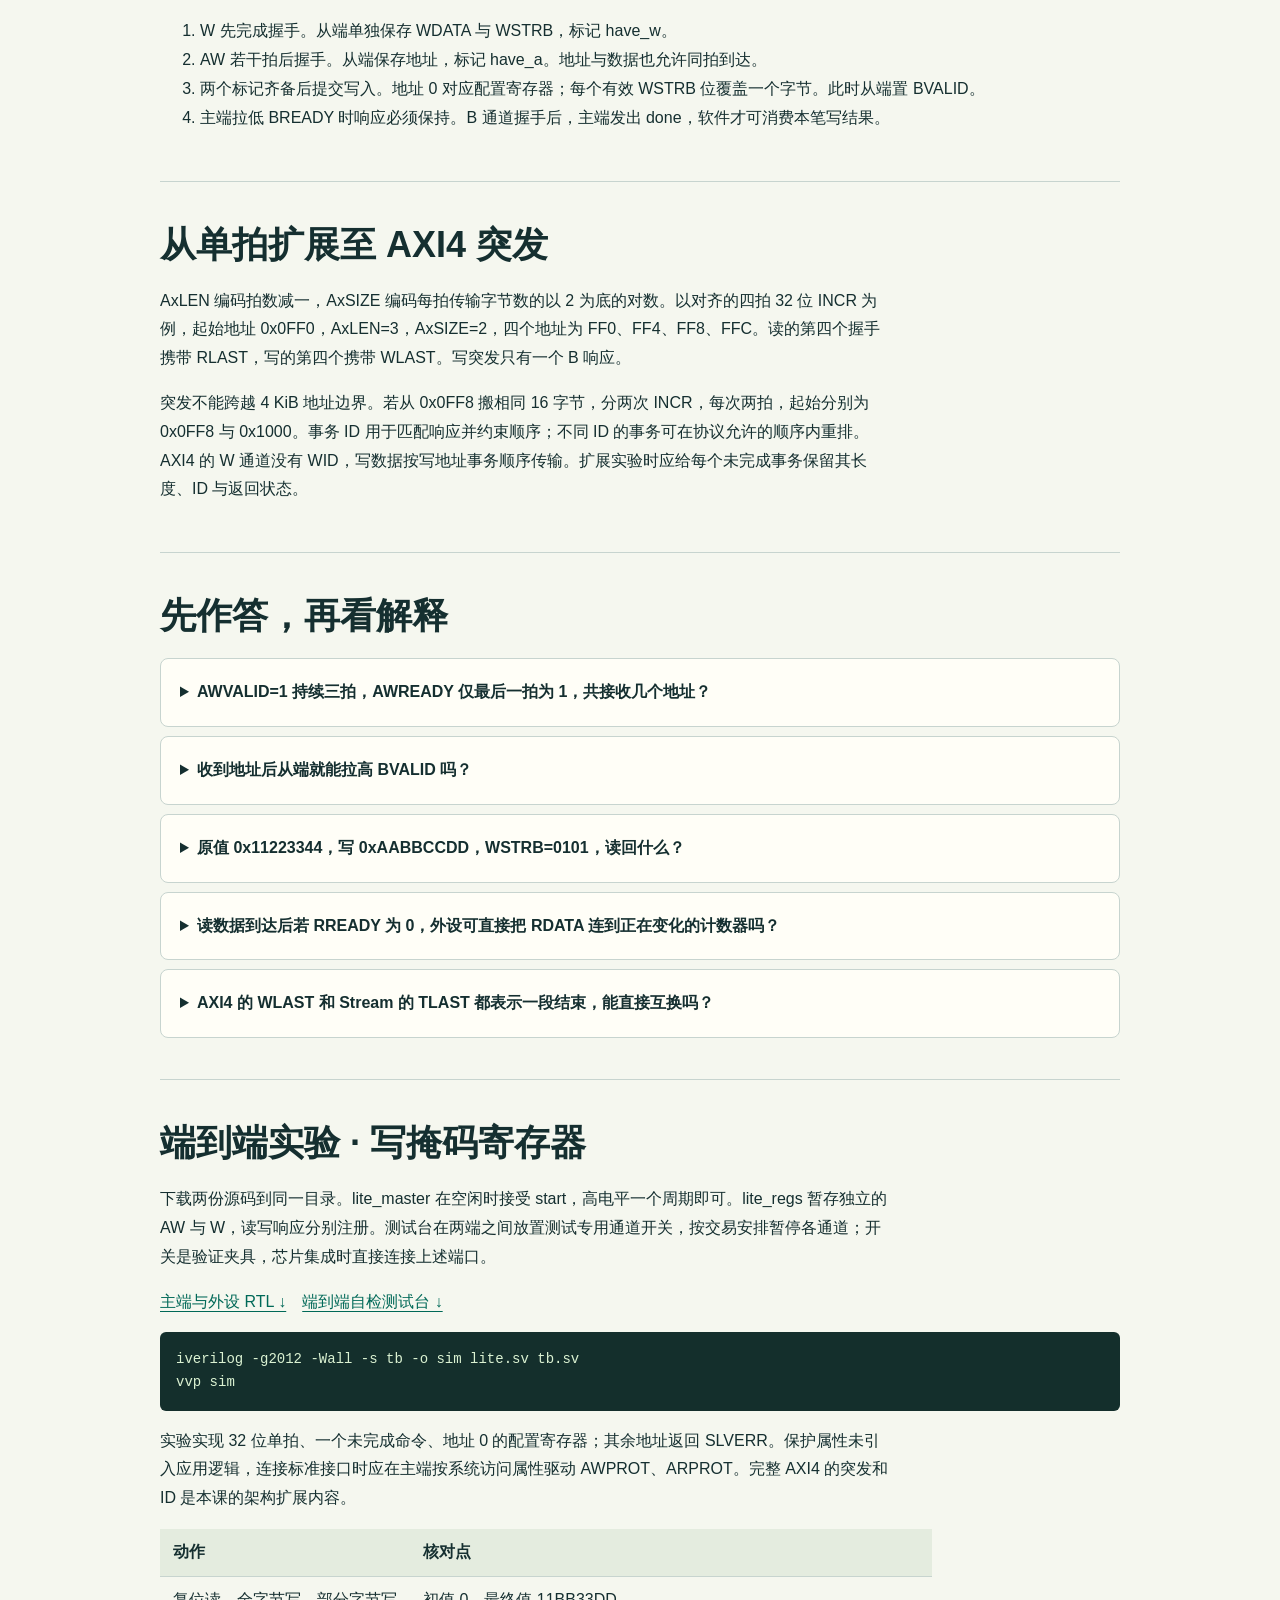
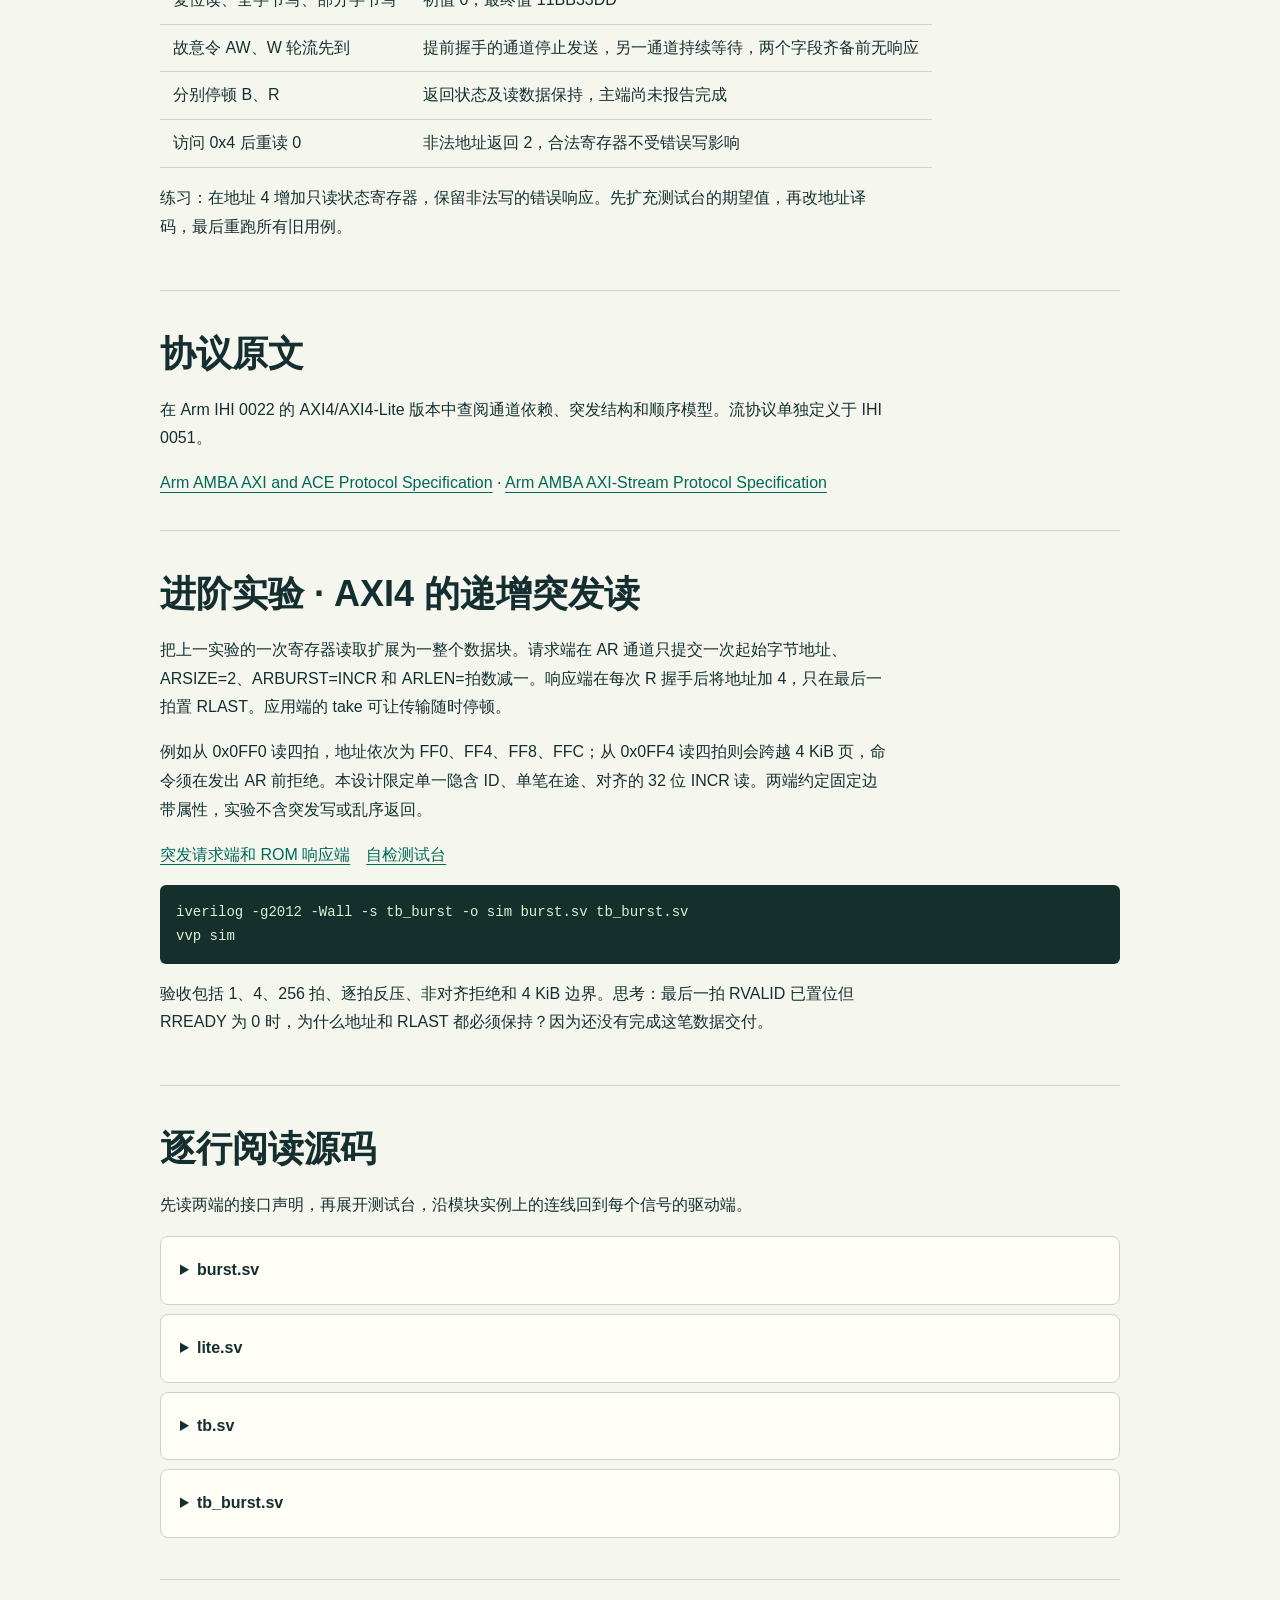
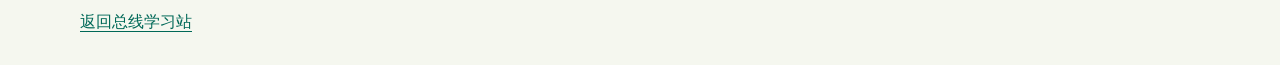
<file: bus-course/axi/lesson.html>
<!doctype html>
<html lang="zh-CN"><head><meta charset="utf-8"><meta name="viewport" content="width=device-width,initial-scale=1"><title>AXI · 五条通道完成一次寄存器读写</title><link rel="stylesheet" href="../style.css"></head><body>
<header><a class="brand" href="../index.html">← 总线学习站</a><nav><a href="#ports">端口连接</a><a href="#quiz">概念自测</a><a href="#lab">RTL 实验</a></nav></header>
<main><section><small>04 / AXI</small><h1>把一次读写拆成五条通道</h1><p>以 CPU 给加速器配置寄存器为例。完成本课后，你能判断一拍数据何时移交，画出写数据先于写地址的合法时序，并用同一套主从 RTL 复现反压、字节写入和地址错误。</p></section>
<section><h2>从外设配置到并行访存</h2><p>在 APB 中，一次访问依次经过设置和访问阶段。DMA 向内存连续搬运数据时，地址和返回数据各有自己的等待时间。AMBA 3 引入 AXI，把地址、数据与响应拆开，使下一笔请求有机会与前一笔的数据传输重叠。AMBA 4 体系包括 AXI4、AXI4-Lite 和 AXI4-Stream，可按端点需求选择。</p><table><tr><th>使用场景</th><th>接口与交易边界</th></tr><tr><td>CPU 写加速器配置</td><td>AXI4-Lite。每个地址对应一个数据拍，写完成由 B 响应确认。</td></tr><tr><td>DMA 从 DDR 读权重</td><td>AXI4 存储映射读。一条 AR 请求描述一个突发，最终数据拍携带 RLAST。</td></tr><tr><td>DMA 把权重交给计算核</td><td>AXI4-Stream。使用 TVALID、TREADY 和 TDATA，按应用约定用 TLAST 标出包尾。接口本身没有内存地址。</td></tr></table>
<p>三者可在同一颗芯片中同时出现。把控制寄存器通过 AXI4-Lite 配好，由 DMA 负责在 AXI4 内存侧与 Stream 数据侧之间搬运。</p></section>
<section id="ports"><h2>连接主端与寄存器外设</h2><p>下表的箭头表示载荷和 VALID 的方向。对应 READY 沿反方向连接；两端共用时钟与低有效复位。实验沿时钟上升沿同步采样复位，系统集成时需按时钟域设计复位释放。</p><pre>命令 start / 地址 / 数据 → lite_master ⇄ 五条通道 ⇄ lite_regs → value[31:0]
结果 done / status / result ← 主端响应寄存器</pre>
<table><tr><th>通道</th><th>方向与载荷</th><th>实验端口 VALID / READY</th><th>握手效果</th></tr><tr><td>AW 写地址</td><td>主 → 从，awaddr</td><td>av / ar</td><td>锁存字节地址</td></tr><tr><td>W 写数据</td><td>主 → 从，wdata、wstrb</td><td>wv / wr</td><td>锁存数据及每字节使能</td></tr><tr><td>B 写响应</td><td>从 → 主，bresp</td><td>bv / br</td><td>主端获知写结果</td></tr><tr><td>AR 读地址</td><td>主 → 从，araddr</td><td>arv / arr</td><td>从端采样待读地址</td></tr><tr><td>R 读数据</td><td>从 → 主，rdata、rresp</td><td>rv / rr</td><td>主端接收数据与状态</td></tr></table>
<p>仅在上升沿同时采到 VALID 和 READY 才计一笔。源端有载荷时可主动置 VALID；一旦置位，必须保持 VALID 和载荷直到握手。目的端可提前置 READY 或在看到 VALID 后置位。让两个端点同时等待对方先断言会形成死锁。</p>
<h3>一笔写入，四次观察</h3><ol><li>W 先完成握手。从端单独保存 WDATA 与 WSTRB，标记 have_w。</li><li>AW 若干拍后握手。从端保存地址，标记 have_a。地址与数据也允许同拍到达。</li><li>两个标记齐备后提交写入。地址 0 对应配置寄存器；每个有效 WSTRB 位覆盖一个字节。此时从端置 BVALID。</li><li>主端拉低 BREADY 时响应必须保持。B 通道握手后，主端发出 done，软件才可消费本笔写结果。</li></ol></section>
<section><h2>从单拍扩展至 AXI4 突发</h2><p>AxLEN 编码拍数减一，AxSIZE 编码每拍传输字节数的以 2 为底的对数。以对齐的四拍 32 位 INCR 为例，起始地址 0x0FF0，AxLEN=3，AxSIZE=2，四个地址为 FF0、FF4、FF8、FFC。读的第四个握手携带 RLAST，写的第四个携带 WLAST。写突发只有一个 B 响应。</p><p>突发不能跨越 4 KiB 地址边界。若从 0x0FF8 搬相同 16 字节，分两次 INCR，每次两拍，起始分别为 0x0FF8 与 0x1000。事务 ID 用于匹配响应并约束顺序；不同 ID 的事务可在协议允许的顺序内重排。AXI4 的 W 通道没有 WID，写数据按写地址事务顺序传输。扩展实验时应给每个未完成事务保留其长度、ID 与返回状态。</p></section>
<section id="quiz"><h2>先作答，再看解释</h2>
<details><summary>AWVALID=1 持续三拍，AWREADY 仅最后一拍为 1，共接收几个地址？</summary><p>一个。前三拍之间必须保持地址；只在二者同为 1 的上升沿采样。</p></details>
<details><summary>收到地址后从端就能拉高 BVALID 吗？</summary><p>AXI4-Lite 的写响应依赖地址与数据均已握手。只收到地址时尚无数据或字节掩码，不能确认写结果。</p></details>
<details><summary>原值 0x11223344，写 0xAABBCCDD，WSTRB=0101，读回什么？</summary><p>0x11BB33DD。使能的是第 2 与第 0 字节。掩码最低位控制 WDATA[7:0]。</p></details>
<details><summary>读数据到达后若 RREADY 为 0，外设可直接把 RDATA 连到正在变化的计数器吗？</summary><p>需要保存快照或用等效电路稳定输出。RVALID 已置位但未握手期间，RDATA 与 RRESP 必须保持。</p></details>
<details><summary>AXI4 的 WLAST 和 Stream 的 TLAST 都表示一段结束，能直接互换吗？</summary><p>WLAST 标记对应写突发的最后一拍；TLAST 的包边界由流应用约定。DMA 可能拆分同一包为多个访存突发，二者的位置可不同。</p></details></section>
<section id="lab"><h2>端到端实验 · 写掩码寄存器</h2><p>下载两份源码到同一目录。lite_master 在空闲时接受 start，高电平一个周期即可。lite_regs 暂存独立的 AW 与 W，读写响应分别注册。测试台在两端之间放置测试专用通道开关，按交易安排暂停各通道；开关是验证夹具，芯片集成时直接连接上述端口。</p>
<p><a href="lite.sv" download>主端与外设 RTL ↓</a>　<a href="tb.sv" download>端到端自检测试台 ↓</a></p><pre>iverilog -g2012 -Wall -s tb -o sim lite.sv tb.sv
vvp sim</pre>
<p>实验实现 32 位单拍、一个未完成命令、地址 0 的配置寄存器；其余地址返回 SLVERR。保护属性未引入应用逻辑，连接标准接口时应在主端按系统访问属性驱动 AWPROT、ARPROT。完整 AXI4 的突发和 ID 是本课的架构扩展内容。</p>
<table><tr><th>动作</th><th>核对点</th></tr><tr><td>复位读、全字节写、部分字节写</td><td>初值 0，最终值 11BB33DD</td></tr><tr><td>故意令 AW、W 轮流先到</td><td>提前握手的通道停止发送，另一通道持续等待，两个字段齐备前无响应</td></tr><tr><td>分别停顿 B、R</td><td>返回状态及读数据保持，主端尚未报告完成</td></tr><tr><td>访问 0x4 后重读 0</td><td>非法地址返回 2，合法寄存器不受错误写影响</td></tr></table>
<p>练习：在地址 4 增加只读状态寄存器，保留非法写的错误响应。先扩充测试台的期望值，再改地址译码，最后重跑所有旧用例。</p></section>
<section><h2>协议原文</h2><p>在 Arm IHI 0022 的 AXI4/AXI4-Lite 版本中查阅通道依赖、突发结构和顺序模型。流协议单独定义于 IHI 0051。</p><a href="https://developer.arm.com/documentation/ihi0022/h/">Arm AMBA AXI and ACE Protocol Specification</a> · <a href="https://developer.arm.com/documentation/ihi0051/latest/">Arm AMBA AXI-Stream Protocol Specification</a></section>
<section><h2>进阶实验 · AXI4 的递增突发读</h2><p>把上一实验的一次寄存器读取扩展为一整个数据块。请求端在 AR 通道只提交一次起始字节地址、ARSIZE=2、ARBURST=INCR 和 ARLEN=拍数减一。响应端在每次 R 握手后将地址加 4，只在最后一拍置 RLAST。应用端的 take 可让传输随时停顿。</p><p>例如从 0x0FF0 读四拍，地址依次为 FF0、FF4、FF8、FFC；从 0x0FF4 读四拍则会跨越 4 KiB 页，命令须在发出 AR 前拒绝。本设计限定单一隐含 ID、单笔在途、对齐的 32 位 INCR 读。两端约定固定边带属性，实验不含突发写或乱序返回。</p><p><a download href="burst.sv">突发请求端和 ROM 响应端</a>　<a download href="tb_burst.sv">自检测试台</a></p><pre>iverilog -g2012 -Wall -s tb_burst -o sim burst.sv tb_burst.sv
vvp sim</pre><p>验收包括 1、4、256 拍、逐拍反压、非对齐拒绝和 4 KiB 边界。思考：最后一拍 RVALID 已置位但 RREADY 为 0 时，为什么地址和 RLAST 都必须保持？因为还没有完成这笔数据交付。</p></section><section><h2>逐行阅读源码</h2><p>先读两端的接口声明，再展开测试台，沿模块实例上的连线回到每个信号的驱动端。</p><details><summary>burst.sv</summary><pre><code>module burst_reader(
    input logic clk, rst_n, start,
    input logic [31:0] base, input logic [7:0] len,
    output logic busy, done, fault,
    output logic [31:0] araddr, output logic [7:0] arlen,
    output logic [2:0] arsize, output logic [1:0] arburst,
    output logic arvalid, input logic arready,
    input logic [31:0] rdata, input logic [1:0] rresp,
    input logic rvalid, rlast, output logic rready,
    input logic take, output logic valid, output logic [31:0] sample
);
    logic receiving;
    logic [7:0] remaining;
    // Exclusive byte end within the current 4 KiB page; 4096 is legal.
    wire [12:0] end_offset = {1&#x27;b0,base[11:0]} + ({5&#x27;b0,len} + 13&#x27;d1) * 13&#x27;d4;
    assign arsize=3&#x27;d2;
    assign arburst=2&#x27;b01;
    assign rready=receiving &amp;&amp; take;
    assign valid=receiving &amp;&amp; rvalid;
    assign sample=rdata;
    always_ff @(posedge clk) begin
        if (!rst_n) begin
            {busy,done,fault,arvalid,receiving,araddr,arlen,remaining} &lt;= &#x27;0;
        end else begin
            done &lt;= 0;
            if (!busy &amp;&amp; start) begin
                fault &lt;= 0;
                if (base[1:0]!=0 || end_offset&gt;4096) begin
                    fault &lt;= 1;
                    done &lt;= 1;
                end else begin
                    busy &lt;= 1;
                    arvalid &lt;= 1;
                    araddr &lt;= base;
                    arlen &lt;= len;
                    remaining &lt;= len;
                end
            end
            if (arvalid &amp;&amp; arready) begin
                arvalid &lt;= 0;
                receiving &lt;= 1;
            end
            if (rvalid &amp;&amp; rready) begin
                if (rresp!=0 || rlast!=(remaining==0)) fault &lt;= 1;
                if (rlast) begin busy&lt;=0; receiving&lt;=0; done&lt;=1; end
                else remaining &lt;= remaining-1&#x27;b1;
            end
        end
    end
endmodule

// Paired responder for aligned 32-bit INCR requests. Single implicit ID.
module burst_rom(
    input logic clk, rst_n,
    input logic [31:0] araddr, input logic [7:0] arlen,
    input logic arvalid, output logic arready,
    output logic [31:0] rdata, output logic [1:0] rresp,
    output logic rvalid, rlast, input logic rready
);
    logic [31:0] address;
    logic [7:0] remaining;
    assign arready=rst_n &amp;&amp; !rvalid;
    assign rresp=0;
    assign rdata=address ^ 32&#x27;h5aa50000;
    assign rlast=rvalid &amp;&amp; remaining==0;
    always_ff @(posedge clk) begin
        if (!rst_n) begin rvalid&lt;=0; address&lt;=0; remaining&lt;=0; end
        else if (arvalid &amp;&amp; arready) begin
            address&lt;=araddr;
            remaining&lt;=arlen;
            rvalid&lt;=1;
        end else if (rvalid &amp;&amp; rready) begin
            if (rlast) rvalid&lt;=0;
            else begin address&lt;=address+4; remaining&lt;=remaining-1&#x27;b1; end
        end
    end
endmodule
</code></pre></details><details><summary>lite.sv</summary><pre><code>module lite_master(input wire clk,rst_n,start,write_cmd,
  input wire [31:0] addr,data, input wire [3:0] strobe,
  output reg busy,done, output reg [31:0] result, output reg [1:0] status,
  output reg av, wv, br, arv, rr, input wire ar,wr,bv,arr,rv,
  output reg [31:0] awaddr,wdata,araddr, output reg [3:0] wstrb,
  input wire [31:0] rdata,input wire [1:0] bresp,rresp);
  always @(posedge clk) begin
    if(!rst_n) begin
      busy&lt;=0;done&lt;=0;av&lt;=0;wv&lt;=0;br&lt;=0;arv&lt;=0;rr&lt;=0;
      result&lt;=0;status&lt;=0;awaddr&lt;=0;araddr&lt;=0;wdata&lt;=0;wstrb&lt;=0;
    end else begin
      done&lt;=0;
      if(start &amp;&amp; !busy) begin
        busy&lt;=1;
        if(write_cmd) begin
          av&lt;=1;wv&lt;=1;br&lt;=1;awaddr&lt;=addr;wdata&lt;=data;wstrb&lt;=strobe;
        end else begin arv&lt;=1;rr&lt;=1;araddr&lt;=addr;end
      end
      if(av &amp;&amp; ar) av&lt;=0;
      if(wv &amp;&amp; wr) wv&lt;=0;
      if(arv &amp;&amp; arr) arv&lt;=0;
      if(br &amp;&amp; bv) begin br&lt;=0;busy&lt;=0;done&lt;=1;status&lt;=bresp;end
      if(rr &amp;&amp; rv) begin rr&lt;=0;busy&lt;=0;done&lt;=1;result&lt;=rdata;status&lt;=rresp;end
    end
  end
endmodule

module lite_regs(input wire clk,rst_n,input wire av,wv,br,arv,rr,
  output wire ar,wr,arr,output reg bv,rv,
  input wire [31:0] awaddr,wdata,araddr,input wire [3:0] wstrb,
  output reg [31:0] rdata,output reg [1:0] bresp,rresp);
  reg have_a,have_w; reg [31:0] a,d,value; reg [3:0] mask;
  integer i;
  assign ar=!have_a &amp;&amp; !bv;
  assign wr=!have_w &amp;&amp; !bv;
  assign arr=!rv;
  always @(posedge clk) begin
    if(!rst_n) begin
      have_a&lt;=0;have_w&lt;=0;bv&lt;=0;rv&lt;=0;value&lt;=0;rdata&lt;=0;bresp&lt;=0;rresp&lt;=0;
    end else begin
      if(av &amp;&amp; ar) begin have_a&lt;=1;a&lt;=awaddr;end
      if(wv &amp;&amp; wr) begin have_w&lt;=1;d&lt;=wdata;mask&lt;=wstrb;end
      if(have_a &amp;&amp; have_w) begin
        have_a&lt;=0;have_w&lt;=0;bv&lt;=1;bresp&lt;=(a==0)?0:2;
        if(a==0) for(i=0;i&lt;4;i=i+1)
          if(mask[i]) value[i*8+:8]&lt;=d[i*8+:8];
      end
      if(bv &amp;&amp; br) bv&lt;=0;
      if(arv &amp;&amp; arr) begin rv&lt;=1;rresp&lt;=(araddr==0)?0:2;rdata&lt;=(araddr==0)?value:0;end
      if(rv &amp;&amp; rr) rv&lt;=0;
    end
  end
endmodule
</code></pre></details><details><summary>tb.sv</summary><pre><code>module tb;
  bit clk; always #5 clk=~clk;
  bit rst_n,start,write_cmd;bit [31:0] addr,data;bit [3:0] strobe;
  wire busy,done;wire [31:0] result;wire [1:0] status;
  wire av,wv,br,arv,rr,ar,wr,bv,arr,rv;
  wire [31:0] awaddr,wdata,araddr,rdata;wire [3:0] wstrb;wire [1:0] bresp,rresp;
  bit ga,gw,gb,gr;wire sa,sw,sb,sr;
  assign ar=sa &amp;&amp; ga; assign wr=sw &amp;&amp; gw;
  assign bv=sb &amp;&amp; gb; assign rv=sr &amp;&amp; gr;
  lite_master m(.*);
  lite_regs s(.av(av &amp;&amp; ga),.wv(wv &amp;&amp; gw),.ar(sa),.wr(sw),.bv(sb),
    .br(br &amp;&amp; gb),.rv(sr),.rr(rr &amp;&amp; gr),.*);
  task tick; @(negedge clk); endtask
  task command(input bit we,input [31:0] address,payload,input [3:0] mask);
    write_cmd=we;addr=address;data=payload;strobe=mask;start=1;tick();start=0;
  endtask
  task testwrite(input bit addr_first,input [31:0] address,payload,input [3:0] mask,input [1:0] response);
    ga=addr_first;gw=!addr_first;gb=0;
    command(1,address,payload,mask);
    repeat(3) tick();
    if(av!==!addr_first || wv!==addr_first || sb!==0) $fatal(1,&quot;independence&quot;);
    ga=1;gw=1;repeat(4) tick();
    repeat(3) begin if(sb!==1 || bresp!==response || done!==0) $fatal(1,&quot;B stall&quot;);tick();end
    gb=1;tick();if(done!==1 || status!==response) $fatal(1,&quot;B completion&quot;);
  endtask
  task testread(input [31:0] address,expected,input [1:0] response);
    gr=0;command(0,address,0,0);tick();
    repeat(3) begin if(sr!==1 || rdata!==expected || rresp!==response) $fatal(1,&quot;R stall&quot;);tick();end
    gr=1;tick();if(done!==1 || result!==expected || status!==response) $fatal(1,&quot;R completion&quot;);
  endtask
  initial begin
    tick();rst_n=1;testread(0,0,0);
    testwrite(1,0,&#x27;h11223344,15,0); testwrite(0,0,&#x27;haabbccdd,5,0);
    testread(0,&#x27;h11bb33dd,0);testwrite(0,4,0,15,2);testread(4,0,2);
    testread(0,&#x27;h11bb33dd,0);$display(&quot;PASS AXI-Lite: split writes, stalls, strobes, errors&quot;);$finish;
  end
  initial #3000 $fatal(1,&quot;timeout&quot;);
endmodule
</code></pre></details><details><summary>tb_burst.sv</summary><pre><code>module tb_burst;
    bit clk; always #5 clk=~clk;
    logic rst_n,start,busy,done,fault,arvalid,arready,rvalid,rlast,rready,take,valid;
    logic [31:0] base,araddr,rdata,sample;
    logic [7:0] len, arlen;
    logic [2:0] arsize;
    logic [1:0] arburst,rresp;
    burst_reader manager(.*);
    burst_rom responder(.*);
    integer addresses;
    always @(posedge clk) if (rst_n &amp;&amp; arvalid &amp;&amp; arready) addresses++;
    task check(input logic [31:0] origin,input integer count,input bit legal);
        integer seen, before_count;
        @(negedge clk); before_count=addresses;
        start=1; base=origin; len=count-1; take=0;
        @(negedge clk); start=0;
        if (!legal) begin
            if ({done,fault,busy,arvalid} !== 4&#x27;b1100) $fatal(1,&quot;bad request accepted&quot;);
        end else begin
            if ({arvalid,arburst,arsize} !== 6&#x27;b101010 || araddr !== origin || arlen !== len)
                $fatal(1,&quot;address descriptor&quot;);
            seen=0;
            while (seen&lt;count) begin
                while(!valid) @(negedge clk);
                repeat(2) begin
                    if (valid!==1 || sample!==((origin+4*seen)^32&#x27;h5aa50000) ||
                        rlast!==(seen==count-1)) $fatal(1,&quot;data or last&quot;);
                    @(negedge clk);
                end
                take=1; @(negedge clk); take=0; seen++;
            end
            if (!done || fault || addresses!=before_count+1) $fatal(1,&quot;completion&quot;);
        end
    endtask
    initial begin
        rst_n=0; start=0; take=0;
        repeat(2) @(negedge clk); rst_n=1;
        check(&#x27;h100,1,1); check(&#x27;hff0,4,1); check(&#x27;hff4,4,0);
        check(&#x27;h002,1,0); check(&#x27;h4000,256,1);
        $display(&quot;PASS AXI4 INCR read: 1/4/256 beats, stalls, alignment and 4KiB boundary&quot;);
        $finish;
    end
    initial #20000 $fatal(1,&quot;timeout&quot;);
endmodule
</code></pre></details></section></main><footer><a href="../index.html">返回总线学习站</a></footer></body></html>
</file>
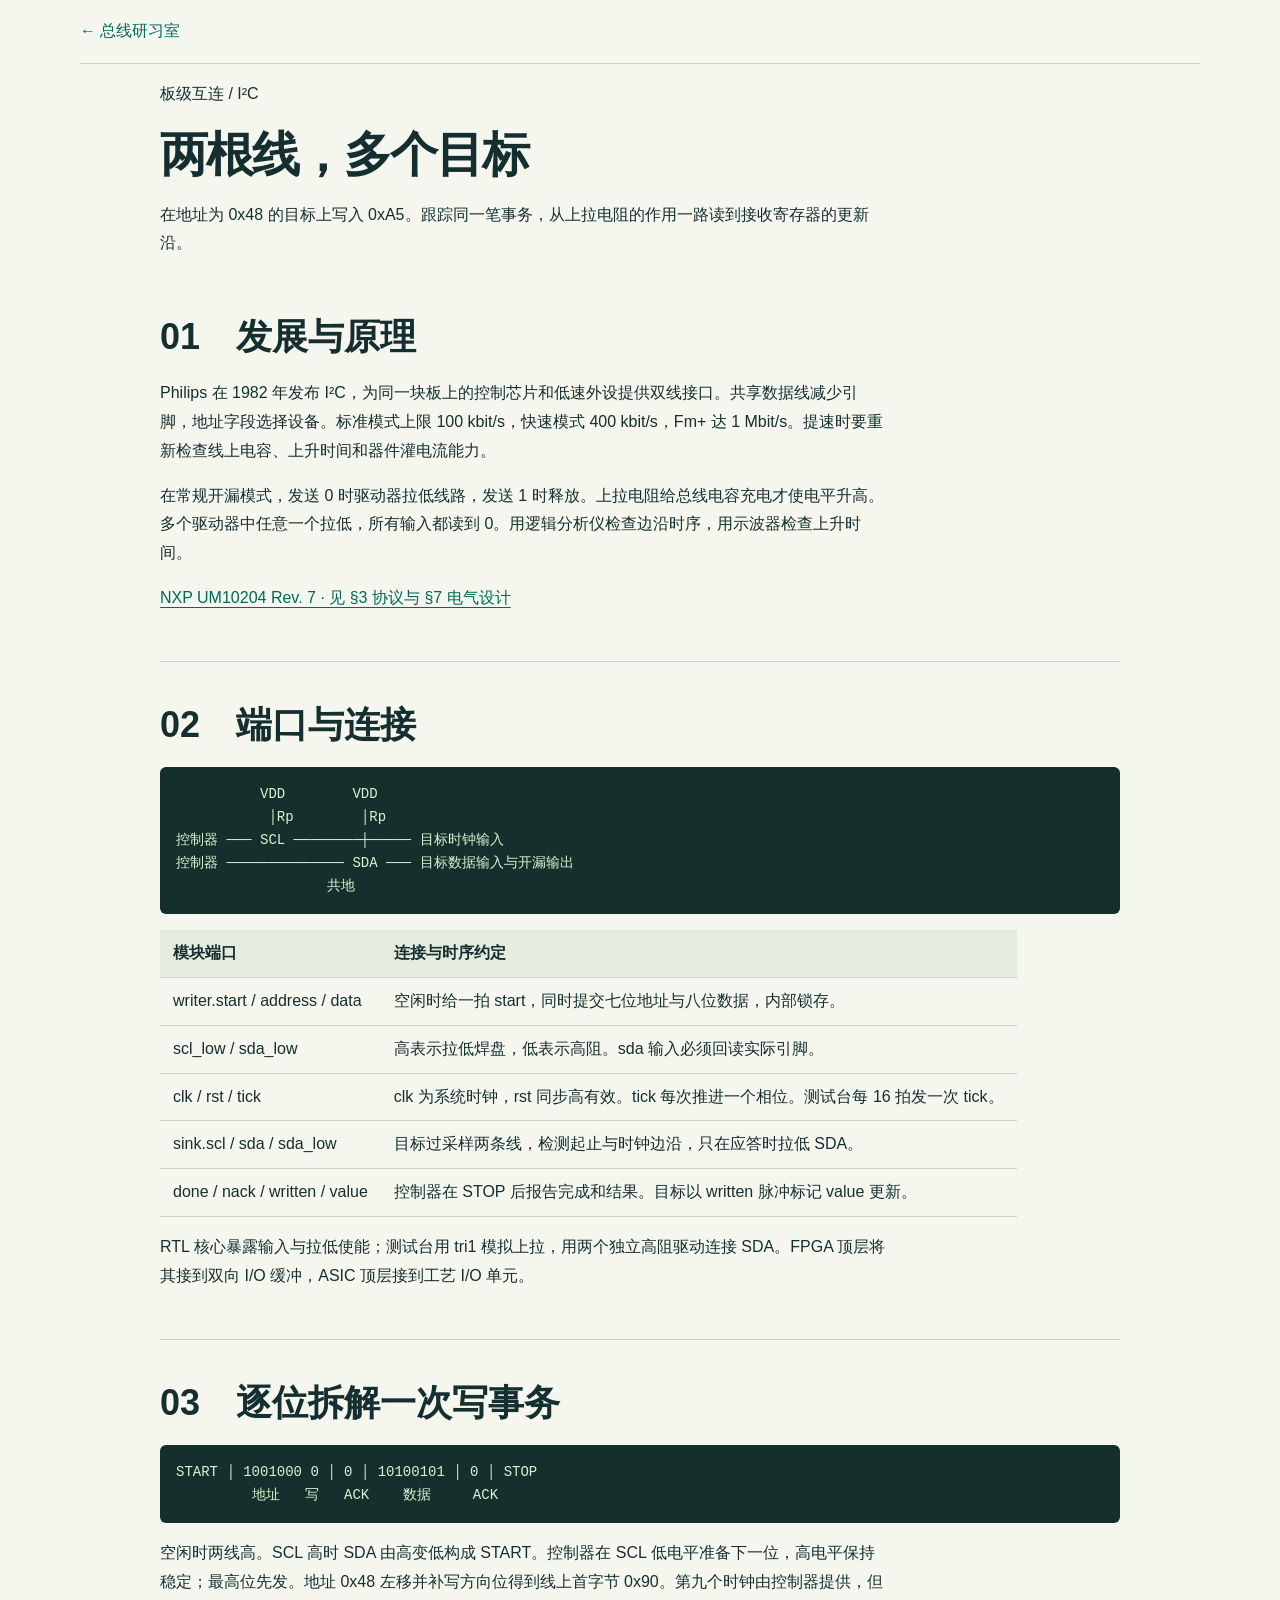
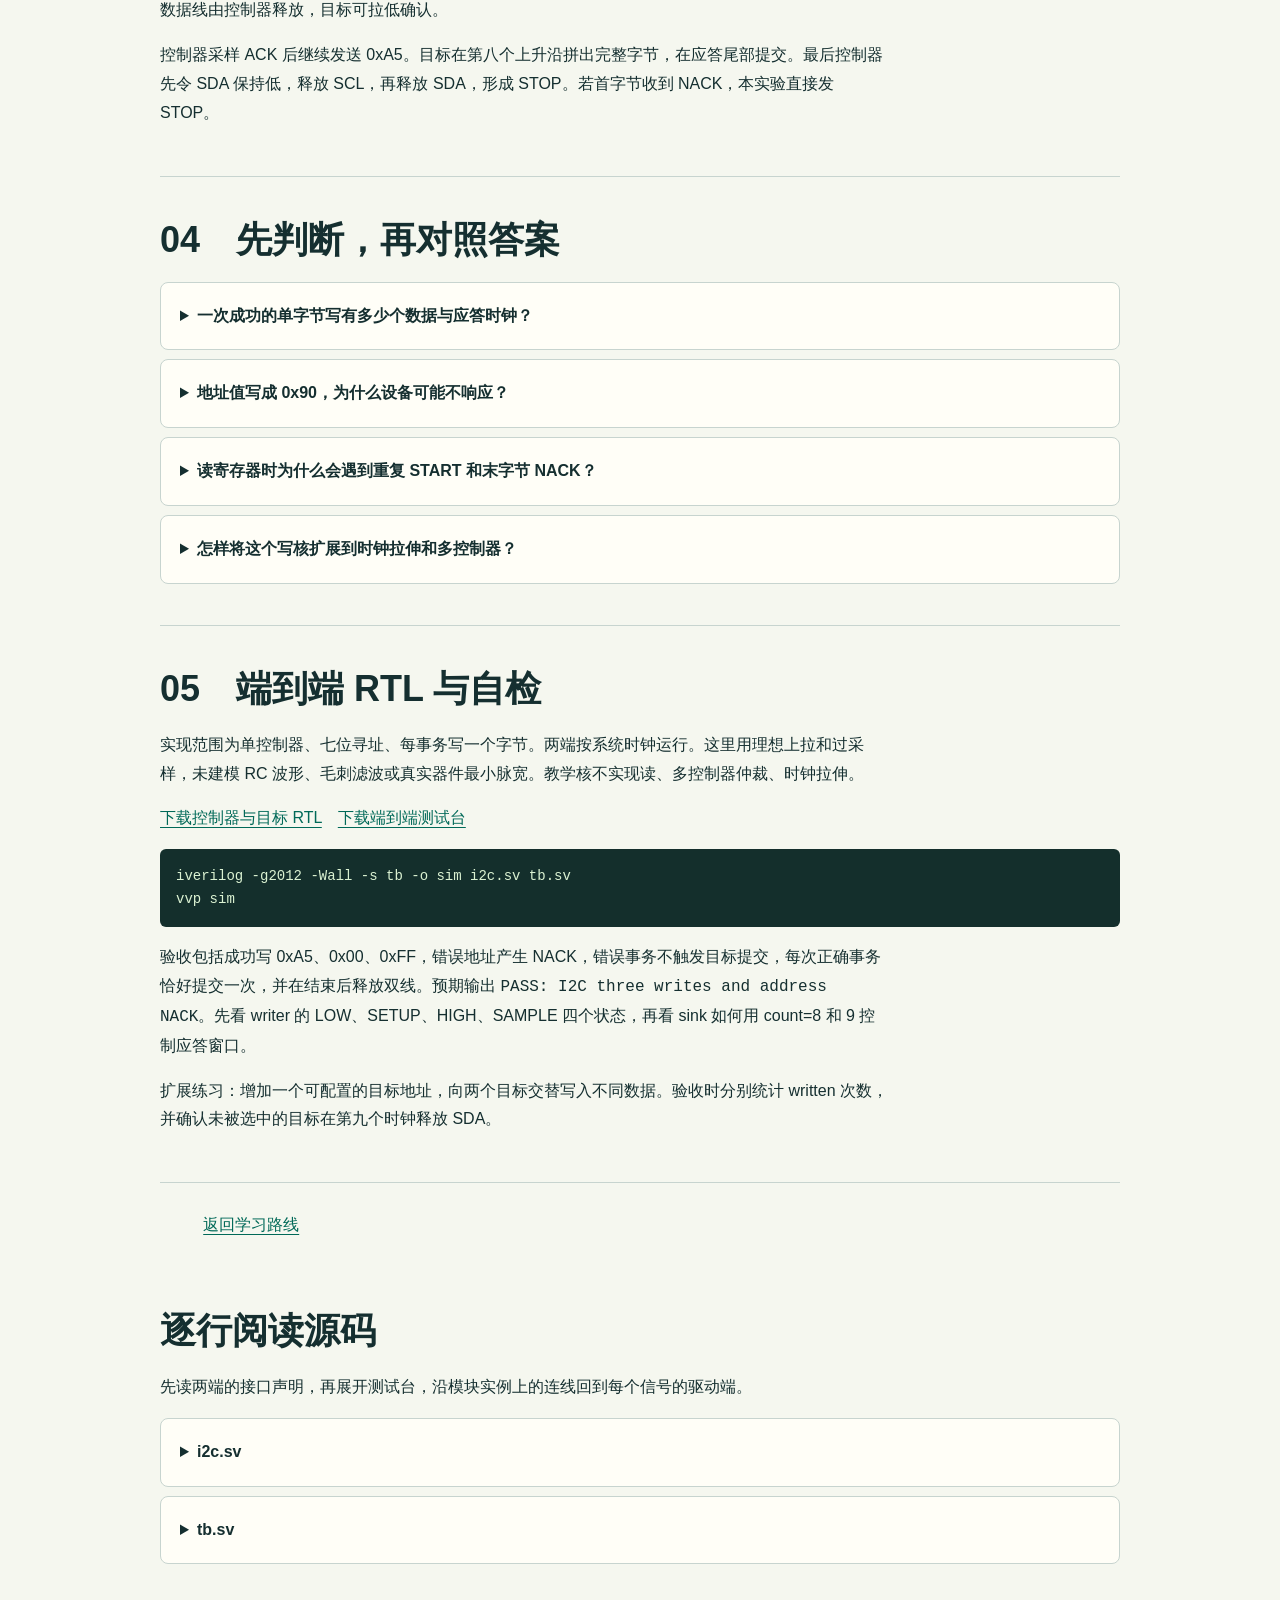
<file: bus-course/i2c/lesson.html>
<!doctype html><html lang="zh-CN"><meta charset="utf-8"><meta name="viewport" content="width=device-width, initial-scale=1"><title>I²C · 从开漏引脚到应答周期</title><link rel="stylesheet" href="../style.css"><header><a href="../index.html">← 总线研习室</a></header><main><article><p>板级互连 / I²C</p><h1>两根线，多个目标</h1><p>在地址为 0x48 的目标上写入 0xA5。跟踪同一笔事务，从上拉电阻的作用一路读到接收寄存器的更新沿。</p>
<section><h2>01　发展与原理</h2><p>Philips 在 1982 年发布 I²C，为同一块板上的控制芯片和低速外设提供双线接口。共享数据线减少引脚，地址字段选择设备。标准模式上限 100 kbit/s，快速模式 400 kbit/s，Fm+ 达 1 Mbit/s。提速时要重新检查线上电容、上升时间和器件灌电流能力。</p><p>在常规开漏模式，发送 0 时驱动器拉低线路，发送 1 时释放。上拉电阻给总线电容充电才使电平升高。多个驱动器中任意一个拉低，所有输入都读到 0。用逻辑分析仪检查边沿时序，用示波器检查上升时间。</p><p><a href="https://www.nxp.com/docs/en/user-guide/UM10204.pdf">NXP UM10204 Rev. 7 · 见 §3 协议与 §7 电气设计</a></p></section>
<section><h2>02　端口与连接</h2><pre>          VDD        VDD
           │Rp        │Rp
控制器 ─── SCL ────────┼───── 目标时钟输入
控制器 ────────────── SDA ─── 目标数据输入与开漏输出
                  共地</pre><table><thead><tr><th>模块端口</th><th>连接与时序约定</th></tr></thead><tbody><tr><td>writer.start / address / data</td><td>空闲时给一拍 start，同时提交七位地址与八位数据，内部锁存。</td></tr><tr><td>scl_low / sda_low</td><td>高表示拉低焊盘，低表示高阻。sda 输入必须回读实际引脚。</td></tr><tr><td>clk / rst / tick</td><td>clk 为系统时钟，rst 同步高有效。tick 每次推进一个相位。测试台每 16 拍发一次 tick。</td></tr><tr><td>sink.scl / sda / sda_low</td><td>目标过采样两条线，检测起止与时钟边沿，只在应答时拉低 SDA。</td></tr><tr><td>done / nack / written / value</td><td>控制器在 STOP 后报告完成和结果。目标以 written 脉冲标记 value 更新。</td></tr></tbody></table><p>RTL 核心暴露输入与拉低使能；测试台用 tri1 模拟上拉，用两个独立高阻驱动连接 SDA。FPGA 顶层将其接到双向 I/O 缓冲，ASIC 顶层接到工艺 I/O 单元。</p></section>
<section><h2>03　逐位拆解一次写事务</h2><pre>START │ 1001000 0 │ 0 │ 10100101 │ 0 │ STOP
         地址   写   ACK    数据     ACK</pre><p>空闲时两线高。SCL 高时 SDA 由高变低构成 START。控制器在 SCL 低电平准备下一位，高电平保持稳定；最高位先发。地址 0x48 左移并补写方向位得到线上首字节 0x90。第九个时钟由控制器提供，但数据线由控制器释放，目标可拉低确认。</p><p>控制器采样 ACK 后继续发送 0xA5。目标在第八个上升沿拼出完整字节，在应答尾部提交。最后控制器先令 SDA 保持低，释放 SCL，再释放 SDA，形成 STOP。若首字节收到 NACK，本实验直接发 STOP。</p></section>
<section><h2>04　先判断，再对照答案</h2><details><summary>一次成功的单字节写有多少个数据与应答时钟？</summary><p>两个八位字节各附一次 ACK，共 18 个。START、STOP 按 SDA 在 SCL 高时的变化识别。分析仪按帧解码时要将起止边沿与数据位区分开。</p></details><details><summary>地址值写成 0x90，为什么设备可能不响应？</summary><p>核的接口收七位地址；0x90 已包含方向位，传入该数会被截断并再次拼接方向。先明确软件接口接受七位地址还是线上首字节。</p></details><details><summary>读寄存器时为什么会遇到重复 START 和末字节 NACK？</summary><p>典型顺序是写方向送寄存器指针、重复 START、读方向重新寻址，再由目标发送数据。控制器接收最后一个字节后用 NACK 通知发送方结束，然后发 STOP。具体指针语义取决于器件手册。</p></details><details><summary>怎样将这个写核扩展到时钟拉伸和多控制器？</summary><p>释放 SCL 后回读实际线电平，确认高电平后再采样。多控制器发送高位时还须检查 SDA，若读回低则退出仲裁；设计中还需总线空闲检测、超时恢复与协议时序验证。</p></details></section>
<section><h2>05　端到端 RTL 与自检</h2><p>实现范围为单控制器、七位寻址、每事务写一个字节。两端按系统时钟运行。这里用理想上拉和过采样，未建模 RC 波形、毛刺滤波或真实器件最小脉宽。教学核不实现读、多控制器仲裁、时钟拉伸。</p><p><a href="i2c.sv" download>下载控制器与目标 RTL</a>　<a href="tb.sv" download>下载端到端测试台</a></p><pre>iverilog -g2012 -Wall -s tb -o sim i2c.sv tb.sv
vvp sim</pre><p>验收包括成功写 0xA5、0x00、0xFF，错误地址产生 NACK，错误事务不触发目标提交，每次正确事务恰好提交一次，并在结束后释放双线。预期输出 <code>PASS: I2C three writes and address NACK</code>。先看 writer 的 LOW、SETUP、HIGH、SAMPLE 四个状态，再看 sink 如何用 count=8 和 9 控制应答窗口。</p><p>扩展练习：增加一个可配置的目标地址，向两个目标交替写入不同数据。验收时分别统计 written 次数，并确认未被选中的目标在第九个时钟释放 SDA。</p></section></article><footer><a href="../index.html">返回学习路线</a></footer><section><h2>逐行阅读源码</h2><p>先读两端的接口声明，再展开测试台，沿模块实例上的连线回到每个信号的驱动端。</p><details><summary>i2c.sv</summary><pre><code>module i2c_writer(input wire clk, rst, tick, start,
 input wire [6:0] address, input wire [7:0] data, input wire sda,
 output reg scl_low, sda_low, busy, done, nack);
 localparam IDLE=0, START=1, LOW=2, SETUP=3, HIGH=4, SAMPLE=5, STOP0=6, STOP1=7, STOP2=8, STOP3=9;
 reg [3:0] state, bit_no;
 reg [7:0] tx, payload;
 reg data_phase;
 always @(posedge clk) begin
   if(rst) begin state&lt;=IDLE; busy&lt;=0; done&lt;=0; nack&lt;=0; scl_low&lt;=0; sda_low&lt;=0; end
   else begin
     done&lt;=0;
     if(state==IDLE &amp;&amp; start) begin
       tx&lt;={address,1&#x27;b0}; payload&lt;=data; bit_no&lt;=0; data_phase&lt;=0;
       state&lt;=START; busy&lt;=1; nack&lt;=0;
     end else if(tick) case(state)
       START: begin sda_low&lt;=1; state&lt;=LOW; end
       LOW: begin scl_low&lt;=1; state&lt;=SETUP; end
       SETUP: begin sda_low &lt;= bit_no==8 ? 0 : !tx[7]; state&lt;=HIGH; end
       HIGH: begin scl_low&lt;=0; state&lt;=SAMPLE; end
       SAMPLE: begin
         state&lt;=LOW;
         if(bit_no&lt;8) begin tx&lt;=tx&lt;&lt;1; bit_no&lt;=bit_no+1&#x27;b1; end
         else if(sda || data_phase) begin nack&lt;=sda; state&lt;=STOP0; end
         else begin tx&lt;=payload; bit_no&lt;=0; data_phase&lt;=1; end
       end
       STOP0: begin scl_low&lt;=1; state&lt;=STOP1; end
       STOP1: begin sda_low&lt;=1; state&lt;=STOP2; end
       STOP2: begin scl_low&lt;=0; state&lt;=STOP3; end
       STOP3: begin sda_low&lt;=0; busy&lt;=0; done&lt;=1; state&lt;=IDLE; end
       default: ;
     endcase
   end
 end
endmodule

module i2c_sink #(parameter [6:0] ADDRESS=7&#x27;h48)
 (input wire clk,rst,scl,sda, output reg sda_low, written, output reg [7:0] value);
 reg [2:0] cs, ds;
 reg [7:0] shift;
 reg [3:0] count;
 reg active, selected, payload;
 wire rise=cs[1] &amp;&amp; !cs[2], fall=!cs[1] &amp;&amp; cs[2];
 always @(posedge clk) begin
   if(rst) begin cs&lt;=7; ds&lt;=7; active&lt;=0; written&lt;=0; value&lt;=0; sda_low&lt;=0;
     count&lt;=0; selected&lt;=0; payload&lt;=0; shift&lt;=0; end
   else begin
     cs&lt;={cs[1:0],scl}; ds&lt;={ds[1:0],sda}; written&lt;=0;
     if(cs[1] &amp;&amp; ds[2] &amp;&amp; !ds[1]) begin active&lt;=1; count&lt;=0; payload&lt;=0; selected&lt;=0; sda_low&lt;=0; end
     else if(cs[1] &amp;&amp; !ds[2] &amp;&amp; ds[1]) begin active&lt;=0; sda_low&lt;=0; end
     else if(active) begin
       if(rise &amp;&amp; count&lt;8) begin
         shift&lt;={shift[6:0],ds[1]}; count&lt;=count+1&#x27;b1;
         if(count==7 &amp;&amp; !payload) selected&lt;=({shift[6:0],ds[1]}=={ADDRESS,1&#x27;b0});
       end else if(fall &amp;&amp; count==8) begin sda_low&lt;=selected; count&lt;=9; end
       else if(fall &amp;&amp; count==9) begin
         sda_low&lt;=0; count&lt;=0;
         if(payload &amp;&amp; selected) begin value&lt;=shift; written&lt;=1; end
         active&lt;=selected &amp;&amp; !payload; payload&lt;=1;
       end
     end
   end
 end
endmodule
</code></pre></details><details><summary>tb.sv</summary><pre><code>module tb;
 bit clk=0; always #5 clk=!clk;
 bit rst=1,start=0; reg [6:0] addr; reg [7:0] data;
 reg [3:0] divider=0; always @(posedge clk) divider&lt;=divider+1&#x27;b1;
 wire scl_low,md,sd,busy,done,nack,written;wire [7:0] value;
 tri1 scl,sda;
 assign scl=scl_low?1&#x27;b0:1&#x27;bz;
 assign sda=md?1&#x27;b0:1&#x27;bz;
 assign sda=sd?1&#x27;b0:1&#x27;bz;
 i2c_writer writer(clk,rst,&amp;divider,start,addr,data,sda,scl_low,md,busy,done,nack);
 i2c_sink sink(clk,rst,scl,sda,sd,written,value);
 integer writes=0;
 always @(posedge clk) if(written) writes&lt;=writes+1;
 task send(input [6:0] a,input [7:0] d,input bit reject);
 integer before_count;
 begin
   before_count=writes; @(negedge clk);addr=a;data=d;start=1;
   @(negedge clk);start=0;wait(done);@(negedge clk);
   if(nack!==reject || writes!=before_count+!reject || (!reject &amp;&amp; value!==d) || sda!==1 || scl!==1)
     $fatal(1,&quot;write %h %h&quot;,a,d);
 end endtask
 initial begin repeat(5) @(negedge clk);rst=0;
 send(&#x27;h48,&#x27;ha5,0);send(&#x27;h49,&#x27;h12,1);send(&#x27;h48,&#x27;h00,0);send(&#x27;h48,&#x27;hff,0);
 $display(&quot;PASS: I2C three writes and address NACK&quot;);$finish; end
 initial #1000000 $fatal(1,&quot;timeout&quot;);
endmodule
</code></pre></details></section></main></html>
</file>
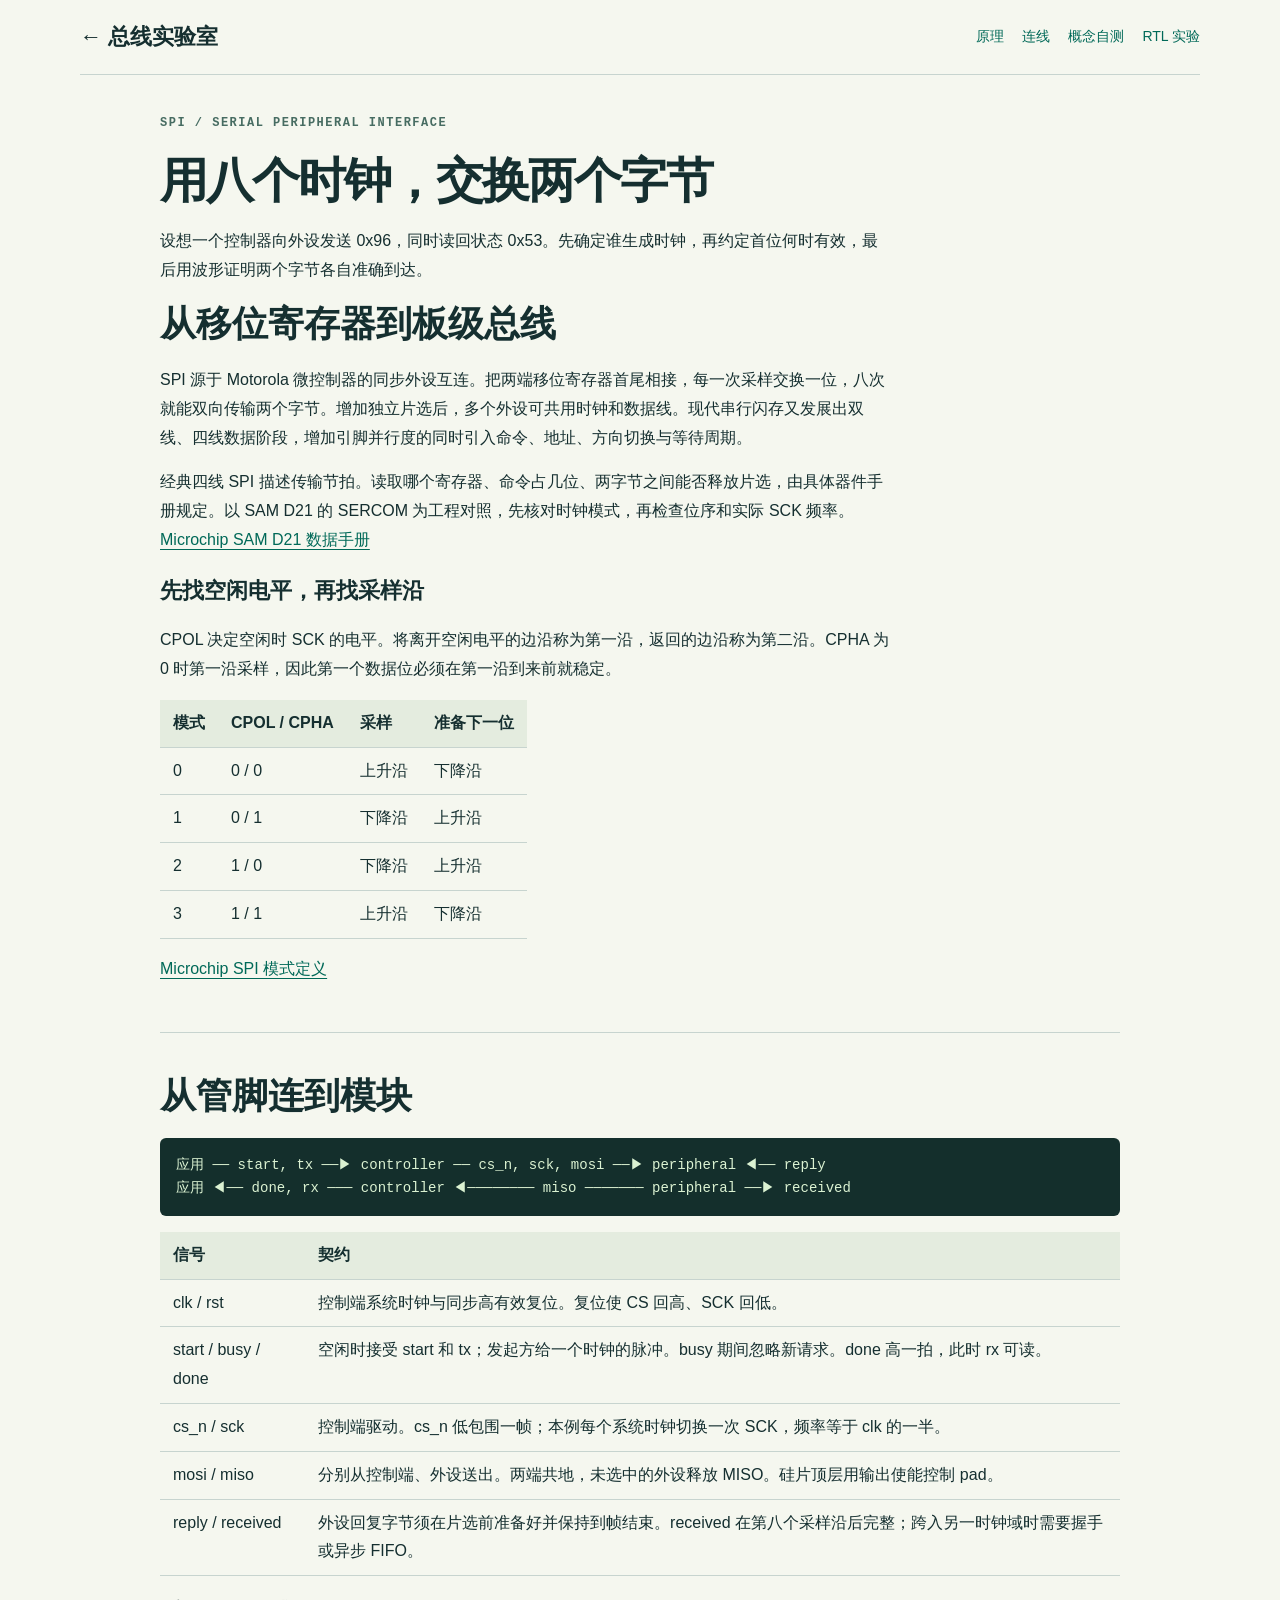
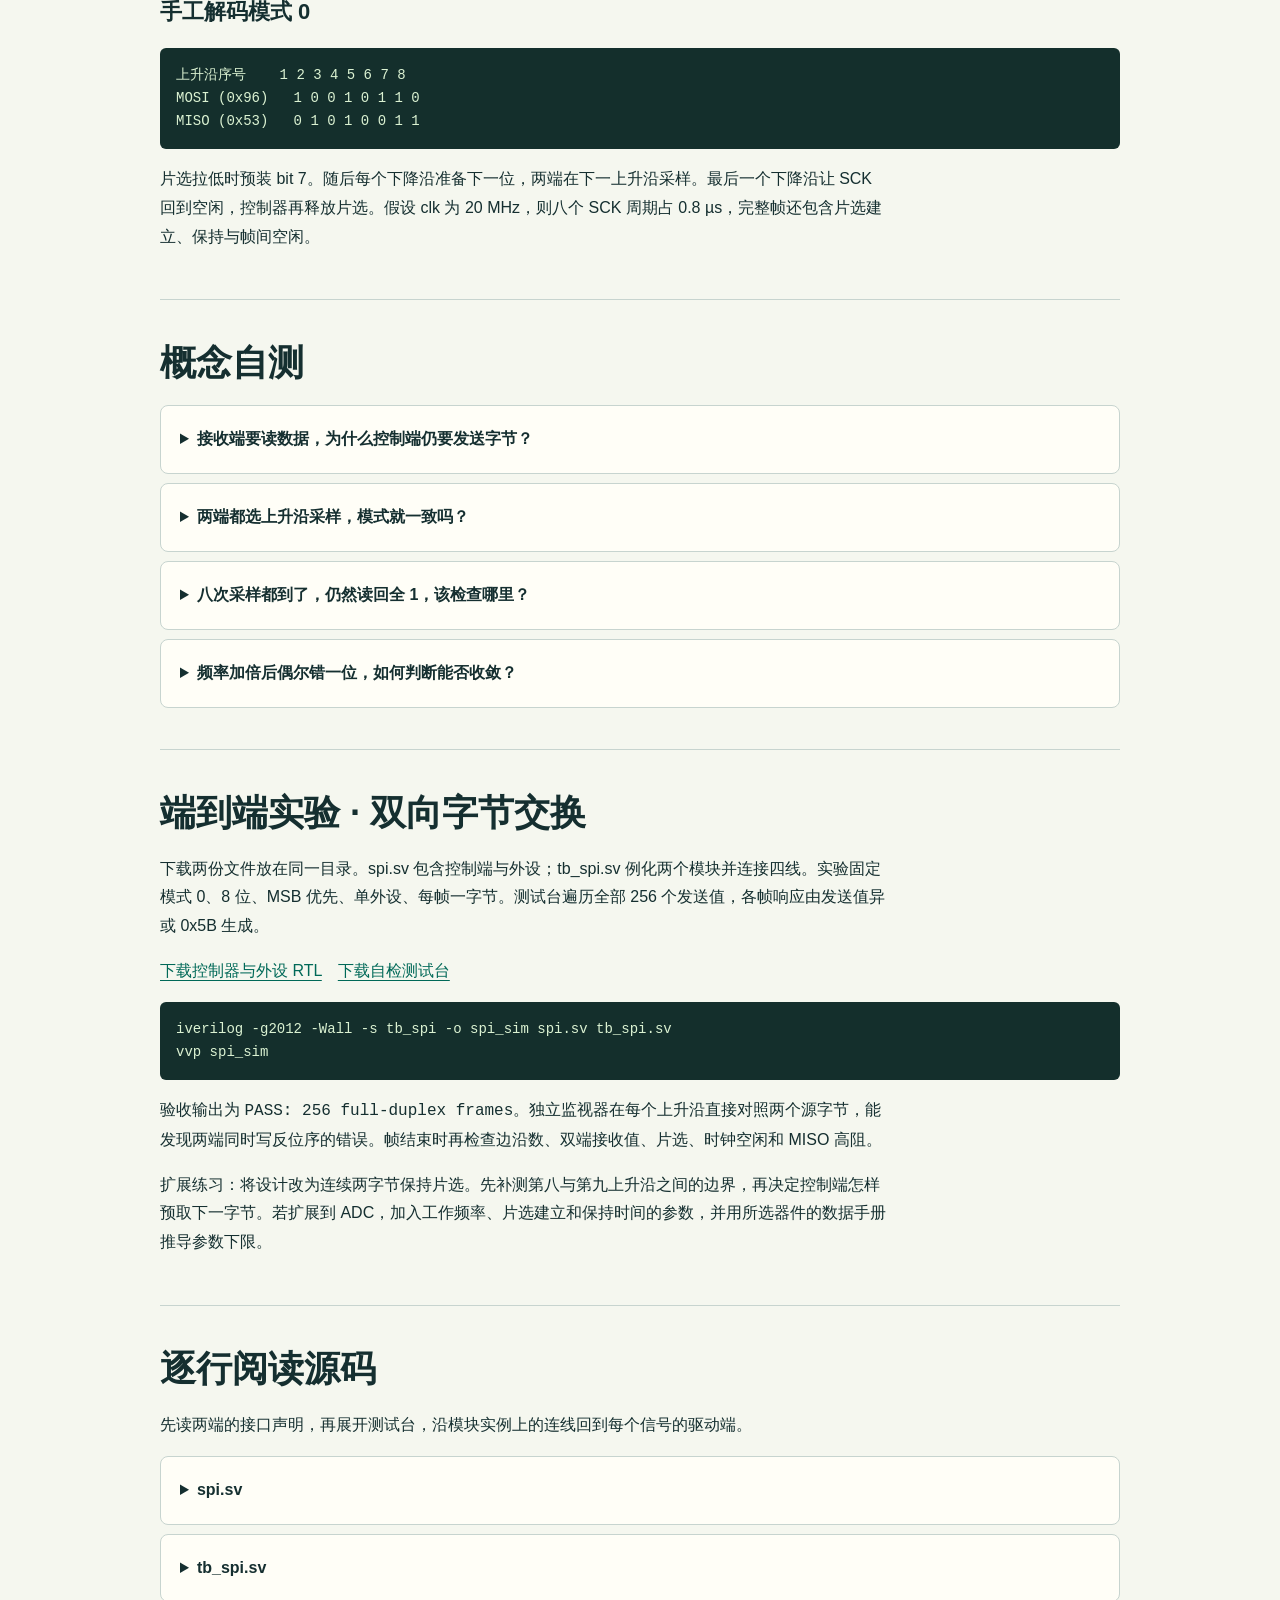
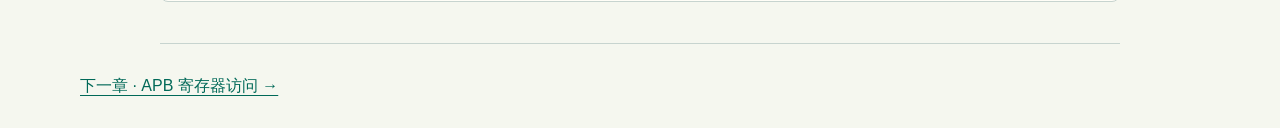
<file: bus-course/spi/lesson.html>
<!doctype html><html lang="zh-CN"><head><meta charset="utf-8"><meta name="viewport" content="width=device-width,initial-scale=1"><title>SPI · 从采样沿到双向传输</title><link rel="stylesheet" href="../style.css"></head><body><header><a class="brand" href="../index.html">← 总线实验室</a><nav><a href="#principle">原理</a><a href="#wire">连线</a><a href="#questions">概念自测</a><a href="#rtl">RTL 实验</a></nav></header><main>
<section id="principle"><small>SPI / SERIAL PERIPHERAL INTERFACE</small><h1>用八个时钟，交换两个字节</h1><p>设想一个控制器向外设发送 0x96，同时读回状态 0x53。先确定谁生成时钟，再约定首位何时有效，最后用波形证明两个字节各自准确到达。</p><h2>从移位寄存器到板级总线</h2><p>SPI 源于 Motorola 微控制器的同步外设互连。把两端移位寄存器首尾相接，每一次采样交换一位，八次就能双向传输两个字节。增加独立片选后，多个外设可共用时钟和数据线。现代串行闪存又发展出双线、四线数据阶段，增加引脚并行度的同时引入命令、地址、方向切换与等待周期。</p><p>经典四线 SPI 描述传输节拍。读取哪个寄存器、命令占几位、两字节之间能否释放片选，由具体器件手册规定。以 SAM D21 的 SERCOM 为工程对照，先核对时钟模式，再检查位序和实际 SCK 频率。<a href="https://ww1.microchip.com/downloads/aemDocuments/documents/MCU32/ProductDocuments/DataSheets/SAM-D21-DA1-Family-Data-Sheet-DS40001882.pdf">Microchip SAM D21 数据手册</a></p>
<h3>先找空闲电平，再找采样沿</h3><p>CPOL 决定空闲时 SCK 的电平。将离开空闲电平的边沿称为第一沿，返回的边沿称为第二沿。CPHA 为 0 时第一沿采样，因此第一个数据位必须在第一沿到来前就稳定。</p><table><tr><th>模式</th><th>CPOL / CPHA</th><th>采样</th><th>准备下一位</th></tr><tr><td>0</td><td>0 / 0</td><td>上升沿</td><td>下降沿</td></tr><tr><td>1</td><td>0 / 1</td><td>下降沿</td><td>上升沿</td></tr><tr><td>2</td><td>1 / 0</td><td>下降沿</td><td>上升沿</td></tr><tr><td>3</td><td>1 / 1</td><td>上升沿</td><td>下降沿</td></tr></table><p><a href="https://onlinedocs.microchip.com/oxy/GUID-A9964E93-D46C-42E6-98D2-4ED783ABB2CE-en-US-2/GUID-0E901CC4-8D8D-458D-8FF5-8898F0C41259.html">Microchip SPI 模式定义</a></p></section>
<section id="wire"><h2>从管脚连到模块</h2><pre>应用 ── start, tx ──▶ controller ── cs_n, sck, mosi ──▶ peripheral ◀── reply
应用 ◀── done, rx ─── controller ◀──────── miso ─────── peripheral ──▶ received</pre><table><tr><th>信号</th><th>契约</th></tr><tr><td>clk / rst</td><td>控制端系统时钟与同步高有效复位。复位使 CS 回高、SCK 回低。</td></tr><tr><td>start / busy / done</td><td>空闲时接受 start 和 tx；发起方给一个时钟的脉冲。busy 期间忽略新请求。done 高一拍，此时 rx 可读。</td></tr><tr><td>cs_n / sck</td><td>控制端驱动。cs_n 低包围一帧；本例每个系统时钟切换一次 SCK，频率等于 clk 的一半。</td></tr><tr><td>mosi / miso</td><td>分别从控制端、外设送出。两端共地，未选中的外设释放 MISO。硅片顶层用输出使能控制 pad。</td></tr><tr><td>reply / received</td><td>外设回复字节须在片选前准备好并保持到帧结束。received 在第八个采样沿后完整；跨入另一时钟域时需要握手或异步 FIFO。</td></tr></table>
<h3>手工解码模式 0</h3><pre>上升沿序号    1 2 3 4 5 6 7 8
MOSI (0x96)   1 0 0 1 0 1 1 0
MISO (0x53)   0 1 0 1 0 0 1 1</pre><p>片选拉低时预装 bit 7。随后每个下降沿准备下一位，两端在下一上升沿采样。最后一个下降沿让 SCK 回到空闲，控制器再释放片选。假设 clk 为 20 MHz，则八个 SCK 周期占 0.8 µs，完整帧还包含片选建立、保持与帧间空闲。</p></section>
<section id="questions"><h2>概念自测</h2><details><summary>接收端要读数据，为什么控制端仍要发送字节？</summary><p>控制端必须生成时钟。发送填充字节可让外设移出返回值，填充值和等候拍数应按器件手册选择。</p></details><details><summary>两端都选上升沿采样，模式就一致吗？</summary><p>模式 0 和模式 3 都在上升沿采样，但空闲电平与起始相位不同。请先画出片选后第一个边沿，再检查首位的建立时间。</p></details><details><summary>八次采样都到了，仍然读回全 1，该检查哪里？</summary><p>先检查 CS 是否选对以及 MISO 驱动是否使能。未选中器件可能把返回线置于高阻；有上拉的板子会表现为全 1。再核对读命令、响应延迟和引脚复用。</p></details><details><summary>频率加倍后偶尔错一位，如何判断能否收敛？</summary><p>对于本例 MISO 半周期路径，将控制器时钟输出延迟、板级往返、外设输出延迟及接收器建立时间相加，比较半周期预算。实现时约束生成时钟和 I/O 时序，分别检查建立与保持时间。</p></details></section>
<section id="rtl"><h2>端到端实验 · 双向字节交换</h2><p>下载两份文件放在同一目录。spi.sv 包含控制端与外设；tb_spi.sv 例化两个模块并连接四线。实验固定模式 0、8 位、MSB 优先、单外设、每帧一字节。测试台遍历全部 256 个发送值，各帧响应由发送值异或 0x5B 生成。</p><p><a href="spi.sv" download>下载控制器与外设 RTL</a>　<a href="tb_spi.sv" download>下载自检测试台</a></p><pre>iverilog -g2012 -Wall -s tb_spi -o spi_sim spi.sv tb_spi.sv
vvp spi_sim</pre><p>验收输出为 <code>PASS: 256 full-duplex frames</code>。独立监视器在每个上升沿直接对照两个源字节，能发现两端同时写反位序的错误。帧结束时再检查边沿数、双端接收值、片选、时钟空闲和 MISO 高阻。</p><p>扩展练习：将设计改为连续两字节保持片选。先补测第八与第九上升沿之间的边界，再决定控制端怎样预取下一字节。若扩展到 ADC，加入工作频率、片选建立和保持时间的参数，并用所选器件的数据手册推导参数下限。</p></section><section><h2>逐行阅读源码</h2><p>先读两端的接口声明，再展开测试台，沿模块实例上的连线回到每个信号的驱动端。</p><details><summary>spi.sv</summary><pre><code>// Mode 0, eight bits, MSB first. One byte per asserted CS.
module spi_controller(input logic clk, rst, start, input logic [7:0] tx,
    input logic miso, output logic sck, cs_n, mosi, busy, done, output logic [7:0] rx);
    logic [7:0] transmit, receive;
    logic [2:0] index;
    logic finish_frame;
    always_ff @(posedge clk) begin
        if (rst) begin
            sck &lt;= 0; cs_n &lt;= 1; busy &lt;= 0; done &lt;= 0;
            mosi &lt;= 0; rx &lt;= 0; finish_frame &lt;= 0;
        end else begin
            done &lt;= 0;
            if (!busy &amp;&amp; start) begin
                transmit &lt;= tx; receive &lt;= 0; index &lt;= 7; mosi &lt;= tx[7];
                cs_n &lt;= 0; busy &lt;= 1;
            end else if (busy &amp;&amp; finish_frame) begin
                cs_n &lt;= 1; busy &lt;= 0; done &lt;= 1; rx &lt;= receive; finish_frame &lt;= 0;
            end else if (busy &amp;&amp; !sck) begin
                sck &lt;= 1; receive &lt;= {receive[6:0],miso};
            end else if (busy) begin
                sck &lt;= 0;
                if (index == 0) finish_frame &lt;= 1;
                else begin index &lt;= index-1&#x27;b1; mosi &lt;= transmit[index-1&#x27;b1]; end
            end
        end
    end
endmodule

// Keep reply stable from before CS assertion until CS deassertion.
module spi_peripheral(input logic sck, cs_n, mosi, input logic [7:0] reply,
    output wire miso, output logic [7:0] received);
    logic [2:0] index;
    always_ff @(negedge sck or posedge cs_n)
        if (cs_n) index &lt;= 7;
        else index &lt;= index-1&#x27;b1;
    assign miso = cs_n ? 1&#x27;bz : reply[index];
    always_ff @(posedge sck)
        if (!cs_n) received &lt;= {received[6:0],mosi};
endmodule
</code></pre></details><details><summary>tb_spi.sv</summary><pre><code>module tb_spi;
    bit clk;
    always #5 clk = ~clk;
    logic rst=1,start=0;
    logic [7:0] tx,reply;
    wire [7:0] rx,received;
    wire miso,mosi,sck,cs_n,busy,done;
    spi_controller controller(.*);
    spi_peripheral peripheral(.*);
    integer edges;
    always @(posedge sck) if (!cs_n) begin
        if (mosi !== tx[7-edges] || miso !== reply[7-edges]) $fatal(1,&quot;wire order&quot;);
        edges = edges+1;
    end
    initial begin
        repeat(2) @(negedge clk);
        rst=0;
        for(integer n=0;n&lt;256;n=n+1) begin
            tx=n; reply=8&#x27;h5b ^ n; edges=0; start=1;
            @(negedge clk); start=0;
            wait(done); @(negedge clk);
            if(edges!=8 || rx!==reply || received!==tx || sck!==0 ||
               cs_n!==1 || miso!==1&#x27;bz || busy!==0) $fatal(1,&quot;frame mismatch&quot;);
        end
        $display(&quot;PASS: 256 full-duplex frames&quot;); $finish;
    end
    initial #60000 $fatal(1,&quot;timeout&quot;);
endmodule
</code></pre></details></section></main><footer><a href="../apb/lesson.html">下一章 · APB 寄存器访问 →</a></footer></body></html>
</file>
<file: style.css>
*{box-sizing:border-box}html{scroll-behavior:smooth;scroll-padding-top:24px}body{margin:0;background:#f6f6ef;color:#172f2b;font:16px/1.65 "Microsoft YaHei",sans-serif}header,main,footer{max-width:1240px;margin:auto;padding:0 5%}header{display:flex;align-items:center;justify-content:space-between;height:78px;border-bottom:1px solid #cbd2c5}.brand{font-size:21px;font-weight:bold}.brand b{background:#163e31;color:#def582;padding:2px 7px;border-radius:6px}a{color:inherit;text-decoration:none}nav{display:flex;gap:28px;font-size:14px}a:hover{color:#547020}.hero{display:grid;grid-template-columns:1.05fr 1fr;align-items:center;gap:4%;padding:60px 0 50px}small,i{font:12px/1.6 Consolas,monospace;letter-spacing:1.5px;color:#54705c}h1{font-size:clamp(40px,5vw,72px);line-height:1.13;letter-spacing:-3px;margin:17px 0}h1 span{color:#47804b}p{color:#52615a;max-width:78ch}.cta,button{display:inline-block;background:#1e4837;color:white;border:0;border-radius:5px;padding:10px 18px;font:inherit;cursor:pointer}.cta{margin-top:8px}figure{margin:0;padding:20px;background-color:#193d33;background-image:radial-gradient(#436252 1px,transparent 1px);background-size:14px 14px;color:#e3f3ae;border-radius:10px}canvas{width:100%;display:block}figcaption{display:flex;justify-content:space-between;align-items:center;border-top:1px solid #577162;padding-top:12px}figcaption i{color:#c3d3b9}main>section+section{border-top:1px solid #cbd2c5;padding:32px 0 44px}h2{margin:3px 0 22px;font-size:32px}h3{margin:0}details,article,form,#notes p{background:#fffcf5;border:1px solid #d0d6cb;border-radius:6px;padding:16px 20px;margin:8px 0}summary{cursor:pointer;display:flex;align-items:center;gap:16px;font-weight:bold}summary em{font:15px Consolas;color:#68834d}summary span{margin-left:auto;font-size:12px;color:#54705c}summary:after{content:'＋'}details[open] summary:after{content:'−'}details a,#downloads a{text-decoration:underline;color:#325d3e}label{display:block;margin:10px 0}input,textarea{display:block;background:white;border:1px solid #aab9ae;border-radius:4px;padding:9px;width:min(100%,570px);font:inherit}pre{white-space:pre-wrap;background:#edf1e5;padding:12px}footer{padding-block:24px;border-top:1px solid #bdc9bc}#downloads a{display:inline-block;margin:4px 14px 4px 0}@media(max-width:720px){header{height:auto;flex-wrap:wrap;padding-block:12px;gap:8px}nav{gap:14px}.hero{grid-template-columns:1fr;padding:32px 0;gap:24px}figure{max-width:500px}summary{gap:8px}summary span{display:none}}
</file>
<file: bus-course/style.css>
:root{color-scheme:light;--ink:#152f30;--muted:#53696a;--teal:#006958;--line:#c7d4cf;--paper:#f5f7ef}*{box-sizing:border-box}html{scroll-behavior:smooth;scroll-padding-top:18px}body{margin:0;background:var(--paper);color:var(--ink);font:16px/1.8 "Segoe UI","Microsoft YaHei",sans-serif}a{color:var(--teal);text-underline-offset:4px}a:hover{color:#874a19}header,main,footer,body>article{width:min(1120px,91%);margin:auto}header{display:flex;gap:16px;justify-content:space-between;align-items:center;flex-wrap:wrap;padding:17px 0;border-bottom:1px solid var(--line)}header a{text-decoration:none}nav{display:flex;gap:18px;flex-wrap:wrap;font-size:14px}.brand{font-size:22px;font-weight:750;color:var(--ink)}.brand b{background:#194a40;color:#d7f299;padding:1px 7px;border-radius:5px}.hero{display:grid;grid-template-columns:1fr .95fr;gap:5%;align-items:center;padding:60px 0}small{font:600 12px/1.5 Consolas,monospace;letter-spacing:1.5px;color:#476c62}h1,h2,h3{line-height:1.25}h1{font-size:clamp(36px,5vw,68px);letter-spacing:-2px;margin:16px 0}h1 span{color:var(--teal)}h2{font-size:clamp(24px,3vw,36px);margin:8px 0 20px}h3{font-size:22px}p{max-width:82ch}main>section,article>section{padding:32px 0;border-bottom:1px solid var(--line)}.primary{display:inline-block;background:var(--teal);color:white;padding:10px 18px;border-radius:5px;text-decoration:none}.primary:hover{color:white;background:#214d41}.signal{margin:0;background:#112f2b;color:#d6efc0;border-radius:10px;padding:18px}.signal canvas{width:100%;display:block}.signal figcaption{display:flex;justify-content:space-between;border-bottom:1px solid #49695b}.signal span,.caption{font:13px/1.8 Consolas,monospace;color:#b8d9b5}.cards{display:grid;grid-template-columns:repeat(4,1fr);gap:12px}.cards a,details,.scope{border:1px solid var(--line);border-radius:8px;background:#fffef7;padding:19px}.cards a{display:flex;flex-direction:column;color:inherit;text-decoration:none}.cards a:hover{border-color:var(--teal)}.cards h3{font:600 37px/1.1 Consolas,monospace;margin:15px 0 0}.cards p{color:var(--muted);flex:1}.cards strong{font-size:14px;color:var(--teal)}.scope label,.scope output{font-weight:650}.scope input{width:100%;accent-color:var(--teal)}.scope p{margin-bottom:0}.tablewrap{overflow:auto}table{display:block;overflow:auto;border-collapse:collapse;margin:16px 0;width:100%}th,td{vertical-align:top;border-bottom:1px solid var(--line);padding:9px 13px;text-align:left}th{background:#e4ecdf}pre{background:#142f2c;color:#dbf2d2;padding:16px;border-radius:6px;overflow:auto;font:14px/1.65 Consolas,monospace}code{font-family:Consolas,monospace;overflow-wrap:anywhere}pre code{overflow-wrap:normal}details{margin:9px 0}summary{cursor:pointer;font-weight:650}footer{padding:28px 0;color:var(--muted)}body:not(.home) main{max-width:960px}body:not(.home) h1{font-size:clamp(30px,4vw,48px)}:focus-visible{outline:3px solid #bf7424;outline-offset:3px}@media(max-width:800px){.cards{grid-template-columns:1fr 1fr}.hero{grid-template-columns:1fr;gap:22px;padding:30px 0}.signal{max-width:560px}}@media(max-width:430px){.cards{grid-template-columns:1fr}header{gap:4px}.cards p{margin:8px 0}pre{font-size:12px}}
</file>
